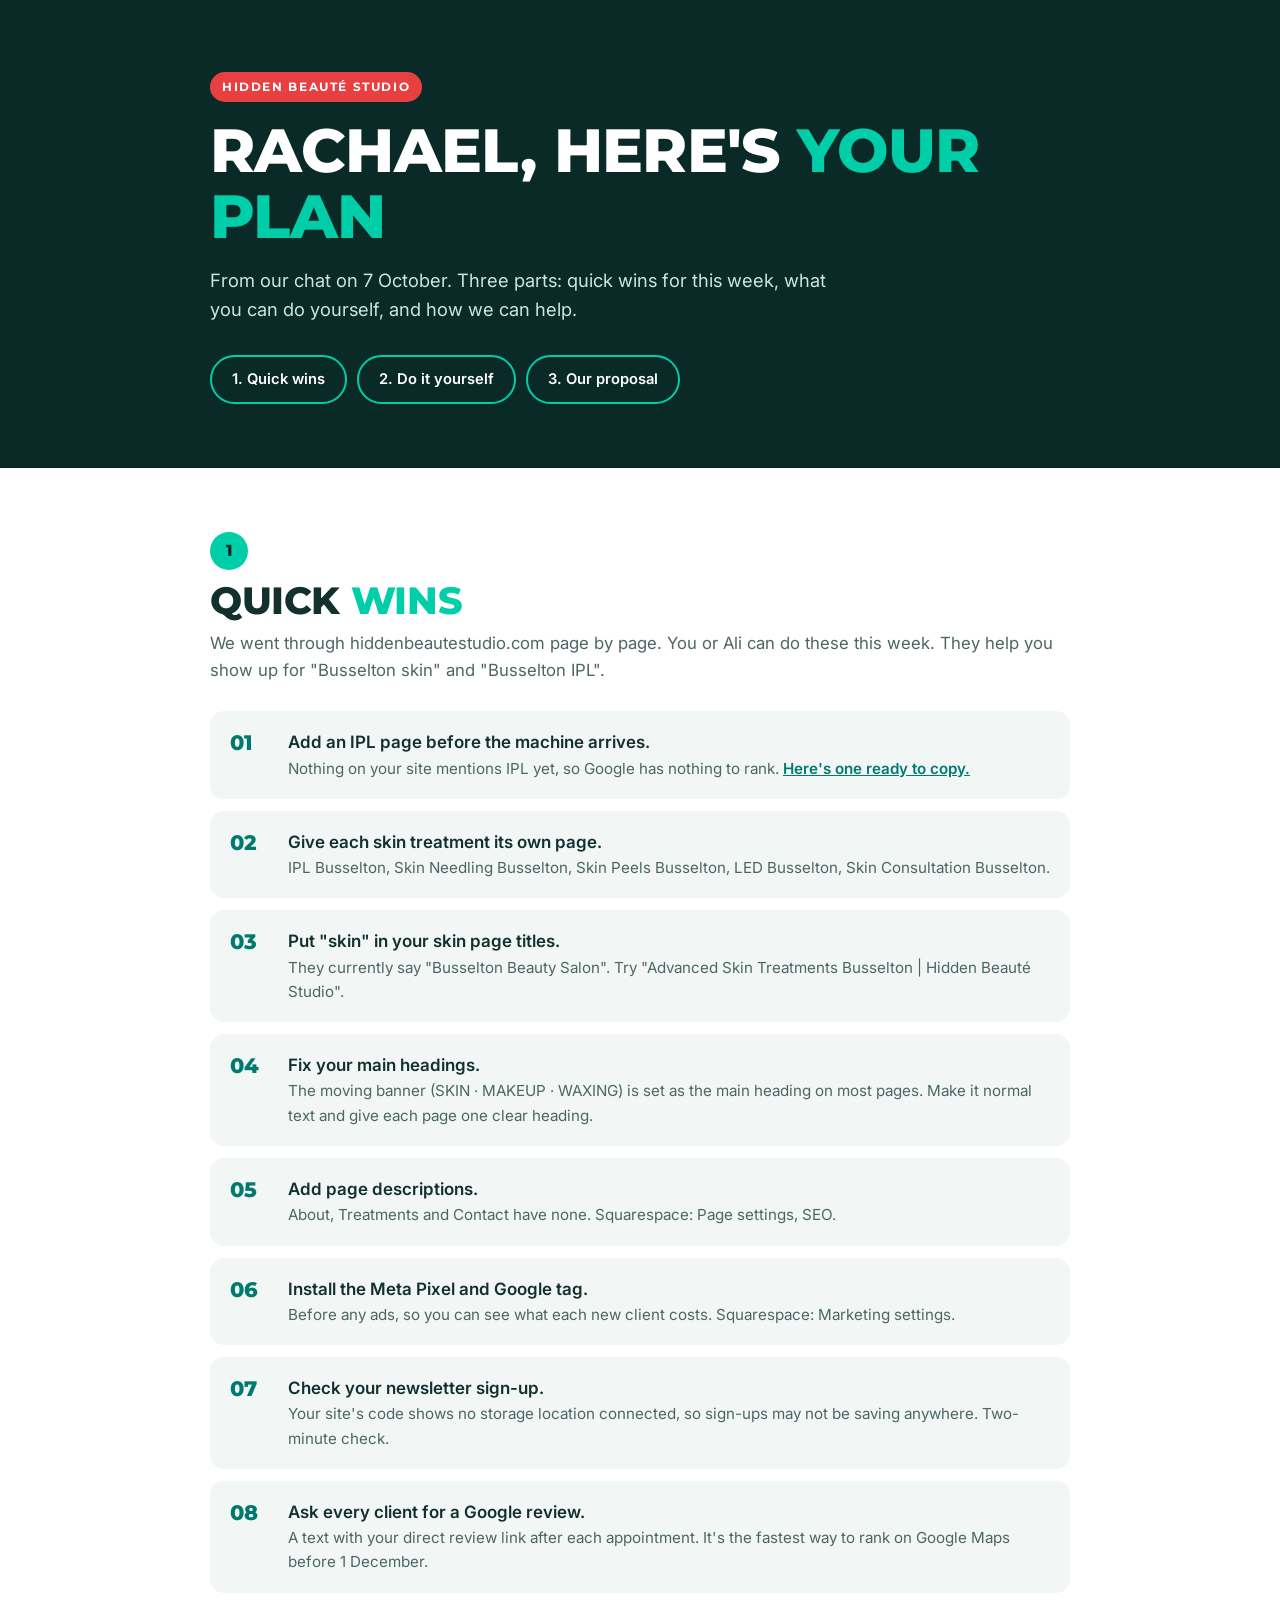
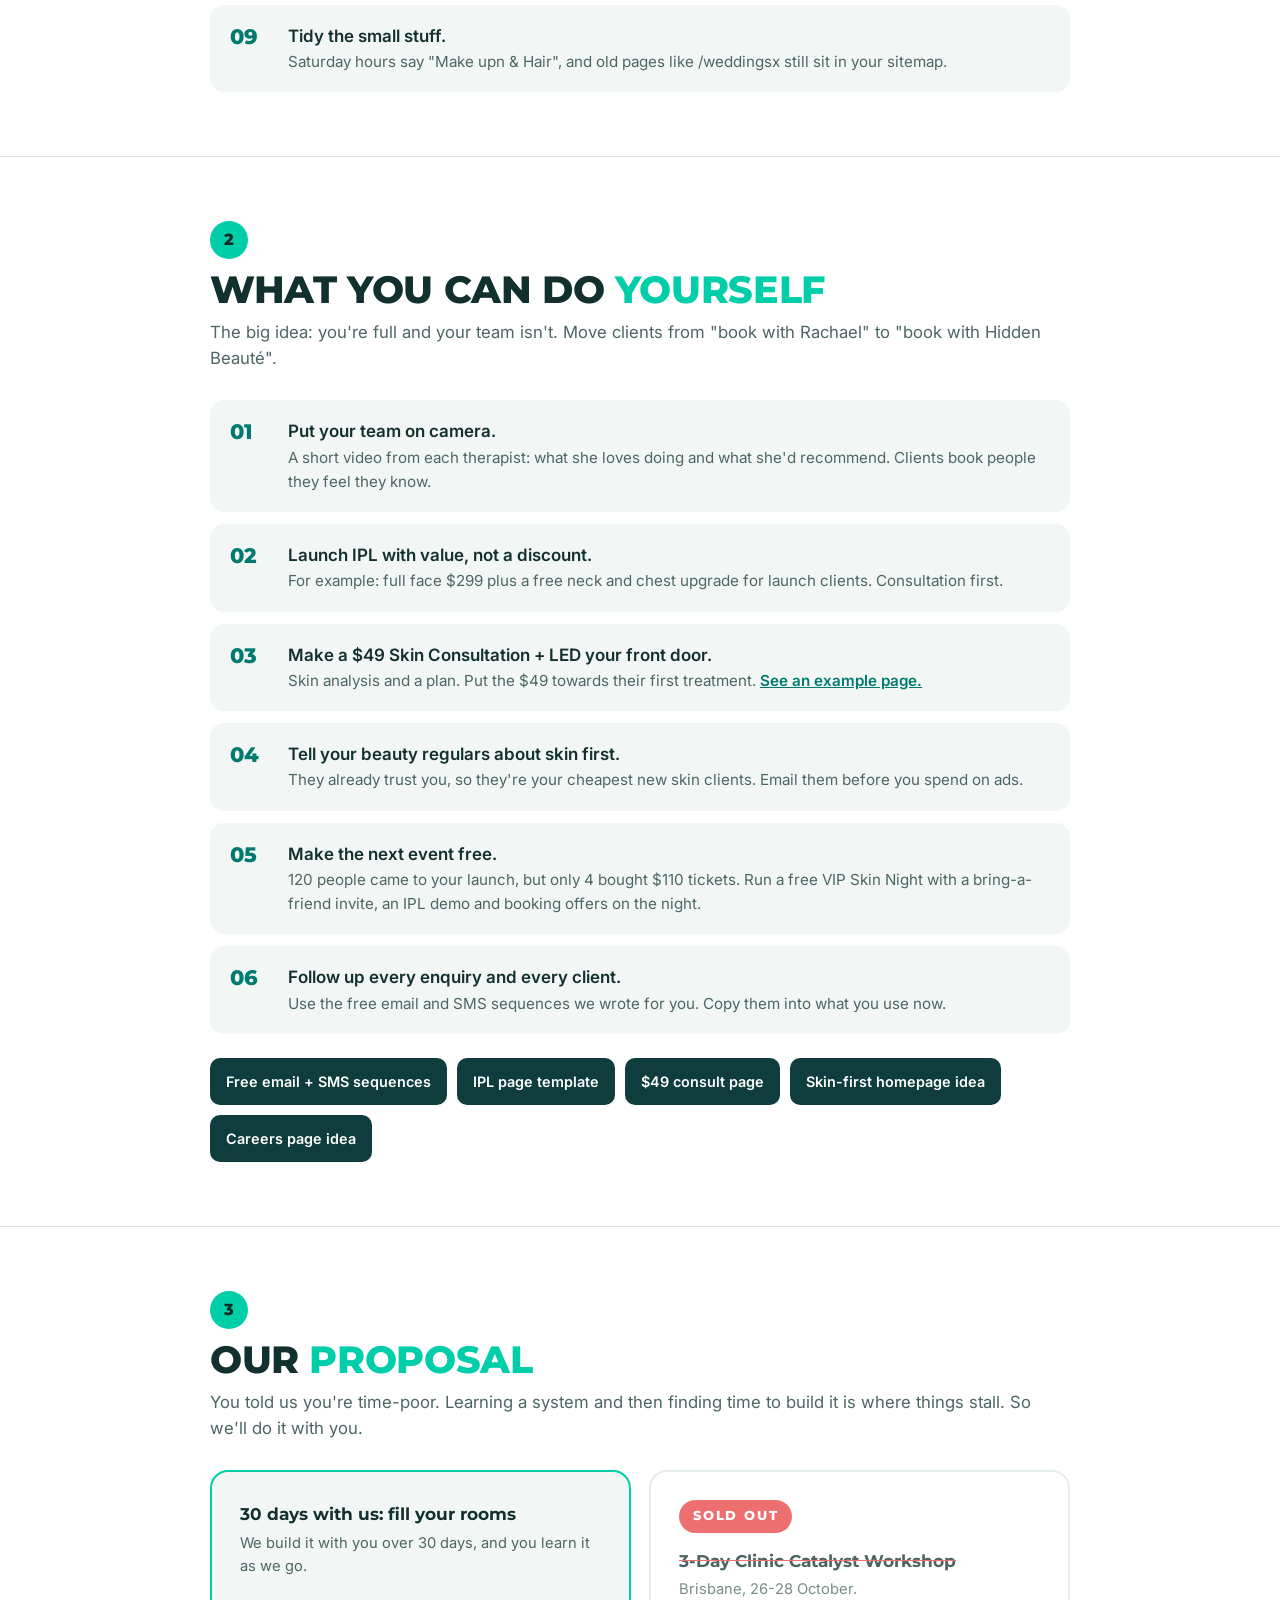
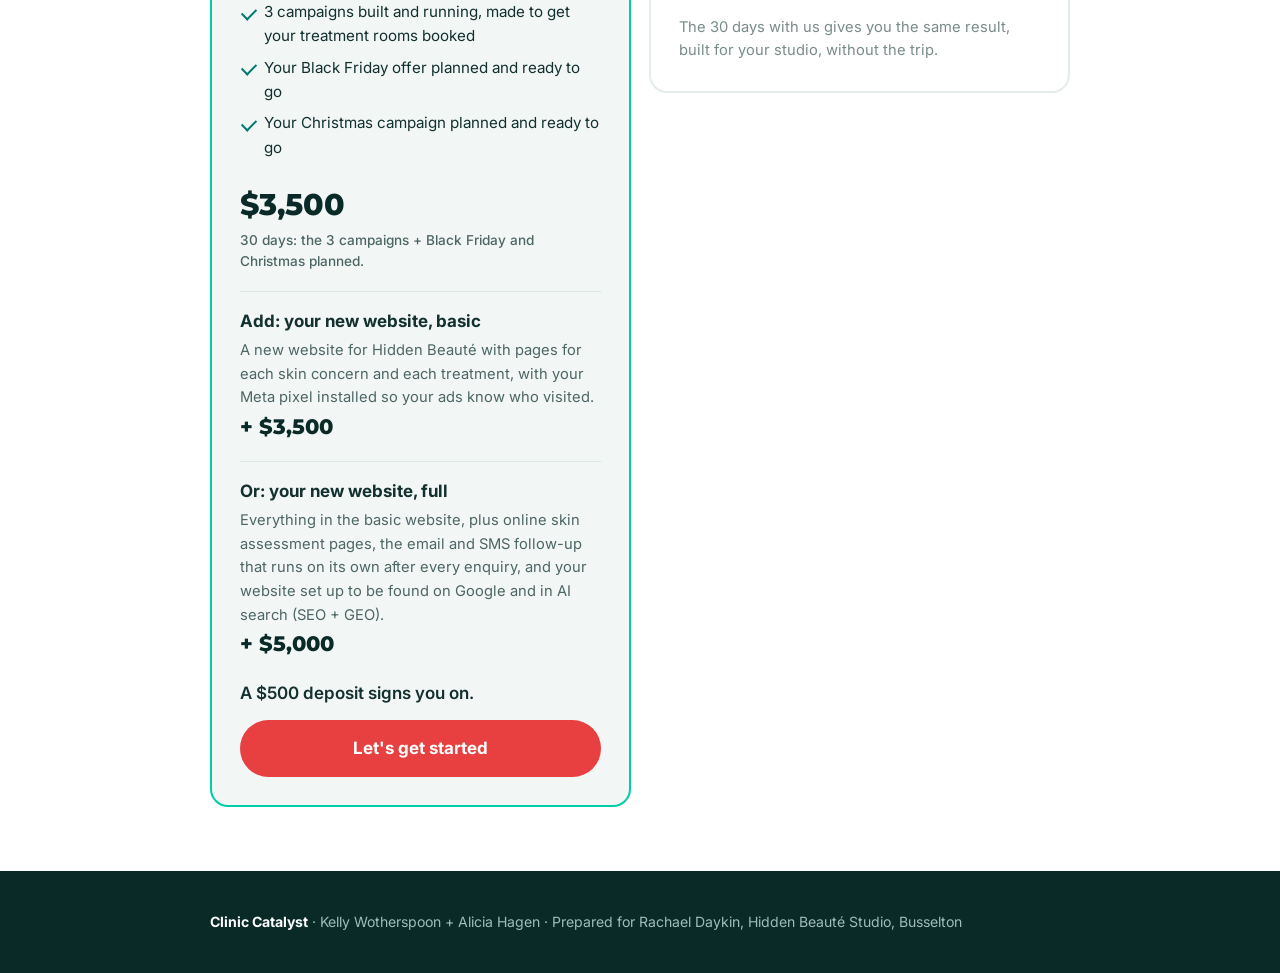
<file: index.html>
<!DOCTYPE html>
<html lang="en-AU">
<head>
<meta charset="utf-8">
<meta name="viewport" content="width=device-width,initial-scale=1">
<meta name="robots" content="noindex,nofollow">
<title>Rachael's Plan | Clinic Catalyst</title>
<link rel="preconnect" href="https://fonts.googleapis.com">
<link href="https://fonts.googleapis.com/css2?family=Montserrat:wght@700;800&family=Inter:wght@400;500;600&display=swap" rel="stylesheet">
<style>
:root{--dark:#0A2A28;--teal-bg:#0F3D3E;--teal:#00CEA9;--teal-deep:#007A6E;--red:#E84040;--ink:#12302E;--muted:#4C6664;--line:#DCE7E5;--soft:#F2F7F6;--white:#fff}
*{box-sizing:border-box;margin:0;padding:0}
body{font-family:'Inter',system-ui,sans-serif;color:var(--ink);background:var(--white);line-height:1.6;font-size:17px;overflow-x:hidden}
.wrap{max-width:900px;margin:0 auto;padding:0 20px}
h1,h2{font-family:'Montserrat',sans-serif;font-weight:800;text-transform:uppercase;line-height:1.08;letter-spacing:-.01em}
h1{font-size:clamp(2.2rem,6vw,3.8rem);color:#fff}
h2{font-size:clamp(1.6rem,4vw,2.4rem);margin-bottom:8px}
h3{font-family:'Montserrat',sans-serif;font-weight:700;font-size:1.08rem;margin-bottom:4px}
.t{color:var(--teal)}
.tag{display:inline-block;font-family:'Montserrat',sans-serif;font-weight:700;font-size:.72rem;letter-spacing:.14em;text-transform:uppercase;padding:6px 12px;border-radius:30px;background:var(--red);color:#fff;margin-bottom:16px}
header{background:var(--dark);color:#cfe3e0;padding:72px 0 64px}
header p{font-size:1.15rem;max-width:620px;margin-top:16px}
.jump{display:flex;flex-wrap:wrap;gap:10px;margin-top:30px}
.jump a{color:#fff;text-decoration:none;border:2px solid var(--teal);border-radius:40px;padding:11px 20px;font-weight:600;font-size:.92rem}
.jump a:hover{background:var(--teal);color:var(--dark)}
section{padding:64px 0;border-bottom:1px solid var(--line)}
.sub{color:var(--muted);margin-bottom:28px;font-size:1.05rem}
.num{display:inline-flex;align-items:center;justify-content:center;width:38px;height:38px;border-radius:50%;background:var(--teal);color:var(--dark);font-family:'Montserrat',sans-serif;font-weight:800;font-size:1rem;margin-bottom:10px}
.list{display:grid;gap:12px}
.item{display:grid;grid-template-columns:44px 1fr;gap:14px;background:var(--soft);border-radius:14px;padding:18px 20px}
.item b{font-weight:600}
.item .n{font-family:'Montserrat',sans-serif;font-weight:800;color:var(--teal-deep);font-size:1.3rem;line-height:1.3}
.item p{color:var(--muted);font-size:.95rem}
.item a{color:var(--teal-deep);font-weight:600}
.res{display:flex;flex-wrap:wrap;gap:10px;margin-top:24px}
.res a{background:var(--teal-bg);color:#fff;text-decoration:none;border-radius:10px;padding:12px 16px;font-size:.9rem;font-weight:600}
.res a:hover{background:var(--teal-deep)}
.offers{display:grid;grid-template-columns:1fr 1fr;gap:18px;margin-top:8px}
.offer{border:2px solid var(--line);border-radius:18px;padding:28px;display:flex;flex-direction:column}
.offer.main{border-color:var(--teal);background:var(--soft)}
.offer ul{list-style:none;margin:14px 0}
.offer li{padding-left:24px;position:relative;margin:7px 0;font-size:.95rem}
.offer li:before{content:"";position:absolute;left:2px;top:.5em;width:12px;height:7px;border-left:2px solid var(--teal-deep);border-bottom:2px solid var(--teal-deep);transform:rotate(-45deg)}
.price{font-family:'Montserrat',sans-serif;font-weight:800;font-size:1.9rem;color:var(--dark)}
.price small{font-family:'Inter',sans-serif;font-weight:500;font-size:.85rem;color:var(--muted);display:block}
.btn{display:inline-block;margin-top:auto;text-align:center;background:var(--red);color:#fff;text-decoration:none;font-weight:700;padding:15px 22px;border-radius:40px}
.btn.alt{background:var(--dark)}
.btn:hover{opacity:.9}
.addon{border-top:1px solid var(--line);margin-top:18px;padding-top:16px}
.addon p{color:var(--muted);font-size:.92rem;margin-top:4px}
.offer.soldout{opacity:.75;align-self:start}
.offer.soldout h3{text-decoration:line-through;text-decoration-color:var(--red)}
.so-tag{align-self:flex-start;font-family:'Montserrat',sans-serif;font-weight:800;font-size:.8rem;letter-spacing:.14em;text-transform:uppercase;background:var(--red);color:#fff;padding:6px 14px;border-radius:30px;margin-bottom:14px}
footer{background:var(--dark);color:#9fbcb8;padding:40px 0;font-size:.88rem}
footer b{color:#fff}
@media(max-width:700px){.offers{grid-template-columns:1fr}header{padding:52px 0 48px}section{padding:48px 0}.item{grid-template-columns:34px 1fr;padding:16px}}
</style>
</head>
<body>

<header>
  <div class="wrap">
    <span class="tag">Hidden Beauté Studio</span>
    <h1>Rachael, here's <span class="t">your plan</span></h1>
    <p>From our chat on 7 October. Three parts: quick wins for this week, what you can do yourself, and how we can help.</p>
    <div class="jump"><a href="#wins">1. Quick wins</a><a href="#diy">2. Do it yourself</a><a href="#offer">3. Our proposal</a></div>
  </div>
</header>

<section id="wins">
  <div class="wrap">
    <span class="num">1</span>
    <h2>Quick <span class="t">wins</span></h2>
    <p class="sub">We went through hiddenbeautestudio.com page by page. You or Ali can do these this week. They help you show up for "Busselton skin" and "Busselton IPL".</p>
    <div class="list">
      <div class="item"><div class="n">01</div><div><b>Add an IPL page before the machine arrives.</b><p>Nothing on your site mentions IPL yet, so Google has nothing to rank. <a href="ipl.html">Here's one ready to copy.</a></p></div></div>
      <div class="item"><div class="n">02</div><div><b>Give each skin treatment its own page.</b><p>IPL Busselton, Skin Needling Busselton, Skin Peels Busselton, LED Busselton, Skin Consultation Busselton.</p></div></div>
      <div class="item"><div class="n">03</div><div><b>Put "skin" in your skin page titles.</b><p>They currently say "Busselton Beauty Salon". Try "Advanced Skin Treatments Busselton | Hidden Beauté Studio".</p></div></div>
      <div class="item"><div class="n">04</div><div><b>Fix your main headings.</b><p>The moving banner (SKIN · MAKEUP · WAXING) is set as the main heading on most pages. Make it normal text and give each page one clear heading.</p></div></div>
      <div class="item"><div class="n">05</div><div><b>Add page descriptions.</b><p>About, Treatments and Contact have none. Squarespace: Page settings, SEO.</p></div></div>
      <div class="item"><div class="n">06</div><div><b>Install the Meta Pixel and Google tag.</b><p>Before any ads, so you can see what each new client costs. Squarespace: Marketing settings.</p></div></div>
      <div class="item"><div class="n">07</div><div><b>Check your newsletter sign-up.</b><p>Your site's code shows no storage location connected, so sign-ups may not be saving anywhere. Two-minute check.</p></div></div>
      <div class="item"><div class="n">08</div><div><b>Ask every client for a Google review.</b><p>A text with your direct review link after each appointment. It's the fastest way to rank on Google Maps before 1 December.</p></div></div>
      <div class="item"><div class="n">09</div><div><b>Tidy the small stuff.</b><p>Saturday hours say "Make upn &amp; Hair", and old pages like /weddingsx still sit in your sitemap.</p></div></div>
    </div>
  </div>
</section>

<section id="diy">
  <div class="wrap">
    <span class="num">2</span>
    <h2>What you can do <span class="t">yourself</span></h2>
    <p class="sub">The big idea: you're full and your team isn't. Move clients from "book with Rachael" to "book with Hidden Beauté".</p>
    <div class="list">
      <div class="item"><div class="n">01</div><div><b>Put your team on camera.</b><p>A short video from each therapist: what she loves doing and what she'd recommend. Clients book people they feel they know.</p></div></div>
      <div class="item"><div class="n">02</div><div><b>Launch IPL with value, not a discount.</b><p>For example: full face $299 plus a free neck and chest upgrade for launch clients. Consultation first.</p></div></div>
      <div class="item"><div class="n">03</div><div><b>Make a $49 Skin Consultation + LED your front door.</b><p>Skin analysis and a plan. Put the $49 towards their first treatment. <a href="consult.html">See an example page.</a></p></div></div>
      <div class="item"><div class="n">04</div><div><b>Tell your beauty regulars about skin first.</b><p>They already trust you, so they're your cheapest new skin clients. Email them before you spend on ads.</p></div></div>
      <div class="item"><div class="n">05</div><div><b>Make the next event free.</b><p>120 people came to your launch, but only 4 bought $110 tickets. Run a free VIP Skin Night with a bring-a-friend invite, an IPL demo and booking offers on the night.</p></div></div>
      <div class="item"><div class="n">06</div><div><b>Follow up every enquiry and every client.</b><p>Use the free email and SMS sequences we wrote for you. Copy them into what you use now.</p></div></div>
    </div>
    <div class="res">
      <a href="nurture.html">Free email + SMS sequences</a>
      <a href="ipl.html">IPL page template</a>
      <a href="consult.html">$49 consult page</a>
      <a href="home.html">Skin-first homepage idea</a>
      <a href="careers.html">Careers page idea</a>
    </div>
  </div>
</section>

<section id="offer" style="border-bottom:0">
  <div class="wrap">
    <span class="num">3</span>
    <h2>Our <span class="t">proposal</span></h2>
    <p class="sub">You told us you're time-poor. Learning a system and then finding time to build it is where things stall. So we'll do it with you.</p>
    <div class="offers">
      <div class="offer main">
        <h3>30 days with us: fill your rooms</h3>
        <p style="color:var(--muted);font-size:.92rem">We build it with you over 30 days, and you learn it as we go.</p>
        <ul>
          <li>3 campaigns built and running, made to get your treatment rooms booked</li>
          <li>Your Black Friday offer planned and ready to go</li>
          <li>Your Christmas campaign planned and ready to go</li>
        </ul>
        <div class="price">$3,500 <small>30 days: the 3 campaigns + Black Friday and Christmas planned.</small></div>
        <div class="addon">
          <b>Add: your new website, basic</b>
          <p>A new website for Hidden Beauté with pages for each skin concern and each treatment, with your Meta pixel installed so your ads know who visited.</p>
          <div class="price" style="font-size:1.3rem">+ $3,500</div>
        </div>
        <div class="addon">
          <b>Or: your new website, full</b>
          <p>Everything in the basic website, plus online skin assessment pages, the email and SMS follow-up that runs on its own after every enquiry, and your website set up to be found on Google and in AI search (SEO + GEO).</p>
          <div class="price" style="font-size:1.3rem">+ $5,000</div>
        </div>
        <p style="margin-top:20px;font-weight:600">A $500 deposit signs you on.</p>
        <a class="btn" style="margin-top:12px" href="mailto:mintpeachmedia@gmail.com?cc=kwotherspoon1982@gmail.com&subject=Hidden%20Beaut%C3%A9%20-%2030%20days">Let's get started</a>
      </div>
      <div class="offer soldout">
        <span class="so-tag">Sold out</span>
        <h3>3-Day Clinic Catalyst Workshop</h3>
        <p style="color:var(--muted);font-size:.92rem">Brisbane, 26-28 October.</p>
        <p style="color:var(--muted);font-size:.92rem;margin-top:14px">The 30 days with us gives you the same result, built for your studio, without the trip.</p>
      </div>
    </div>
  </div>
</section>

<footer>
  <div class="wrap"><b>Clinic Catalyst</b> &middot; Kelly Wotherspoon + Alicia Hagen &middot; Prepared for Rachael Daykin, Hidden Beauté Studio, Busselton</div>
</footer>
</body>
</html>
</file>
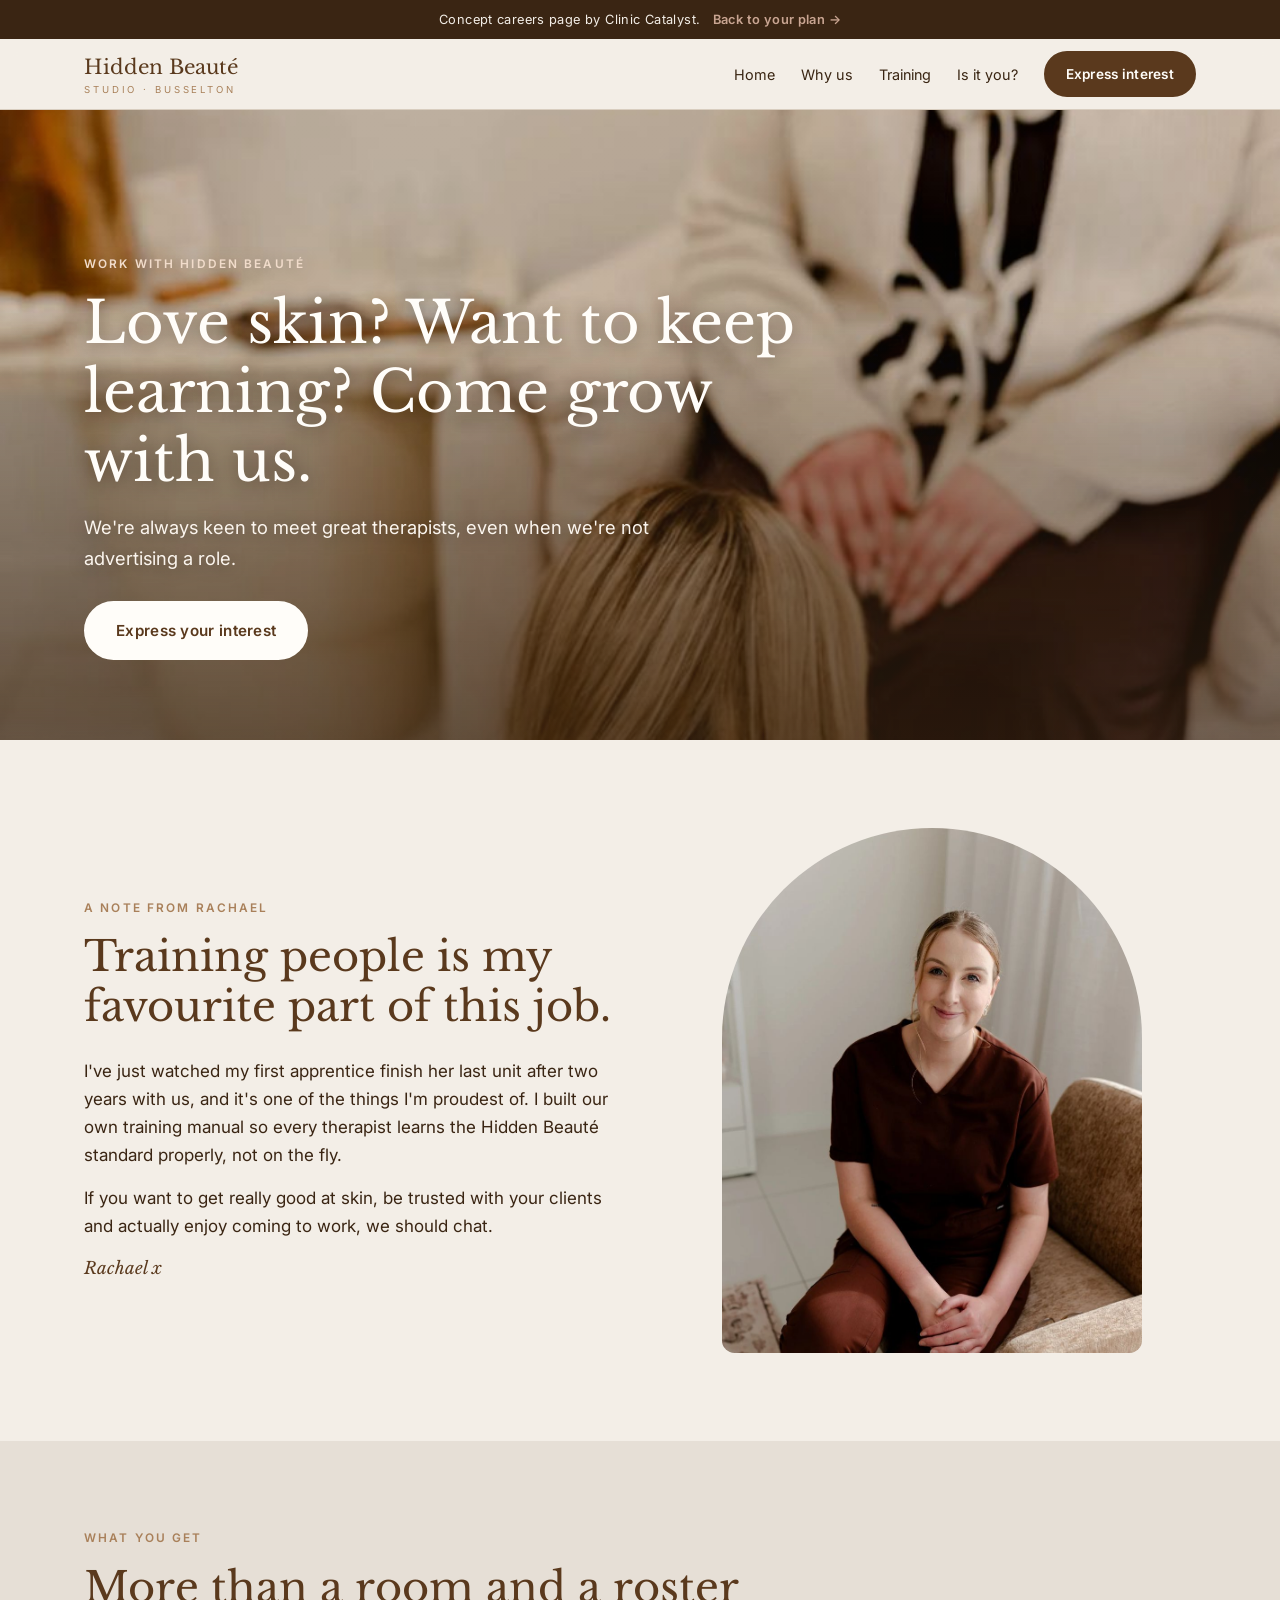
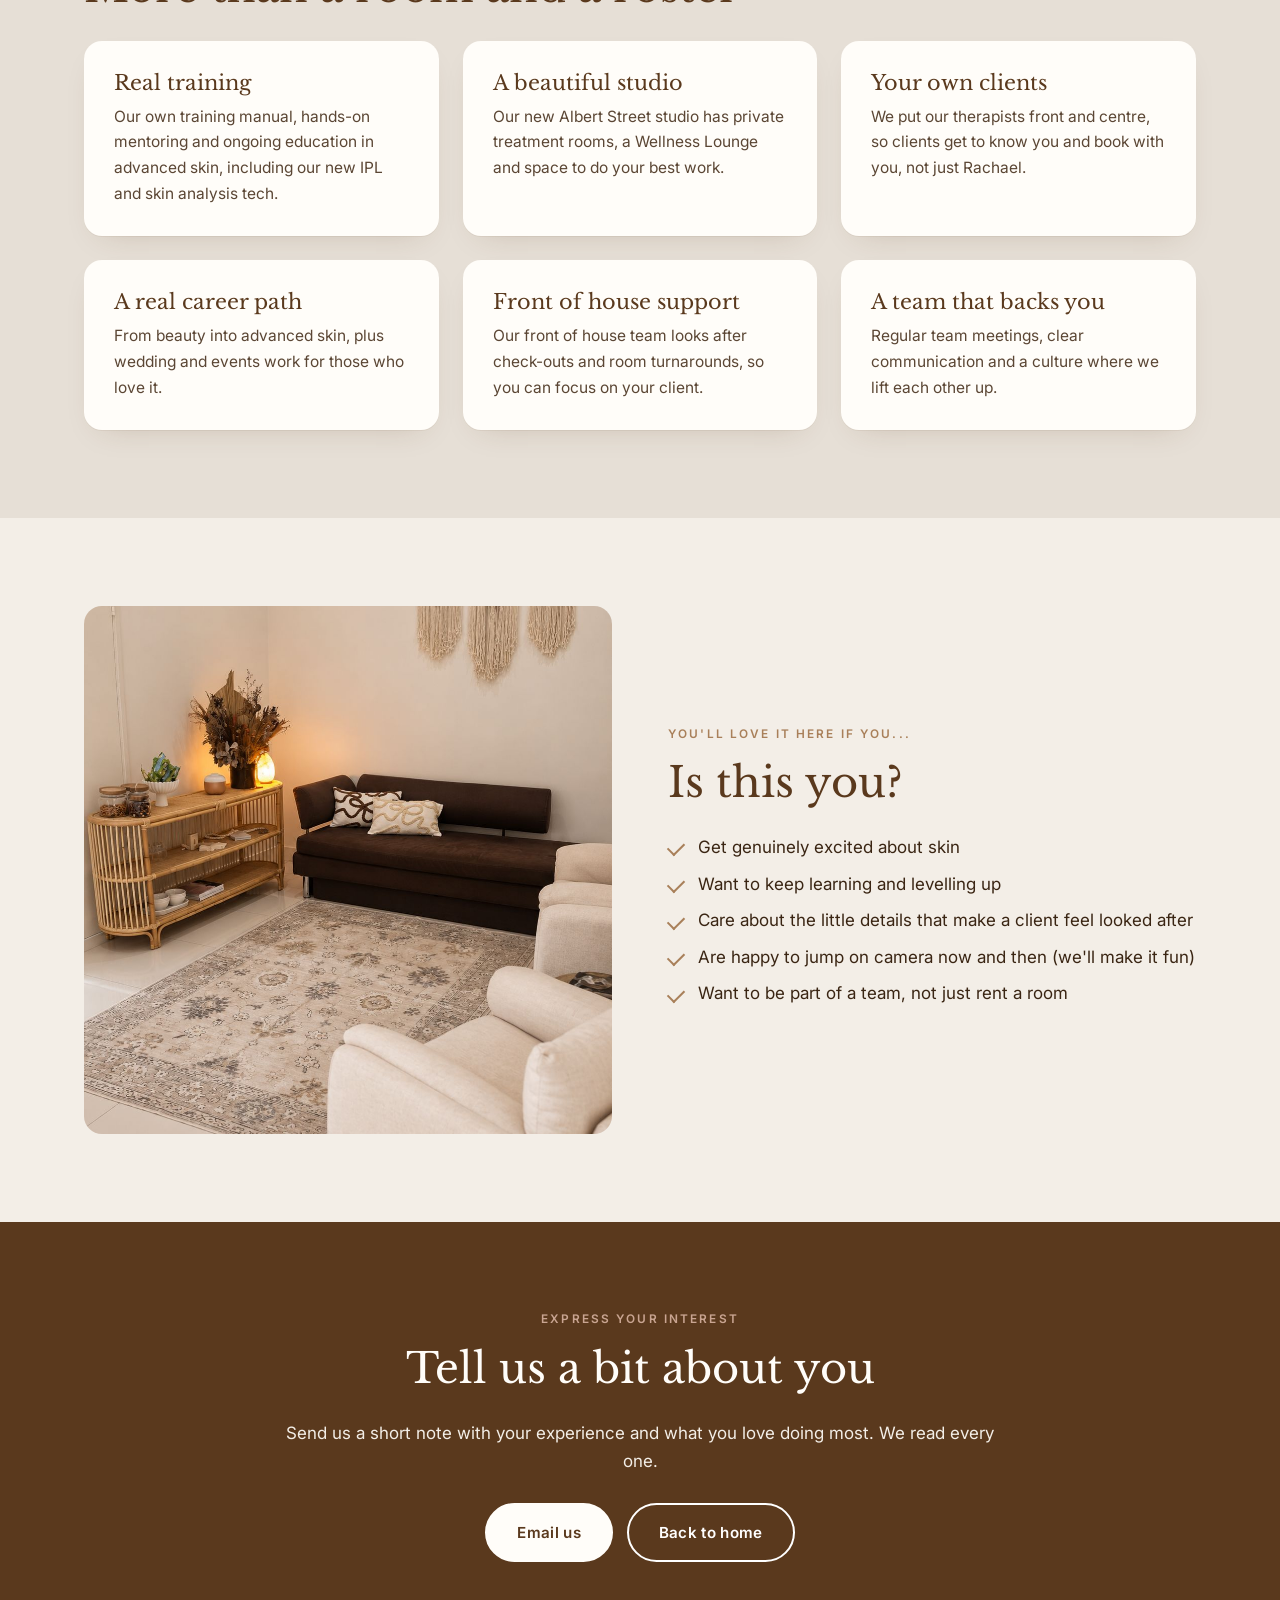
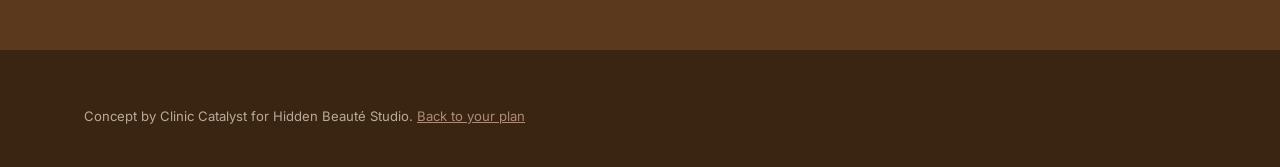
<file: careers.html>
<!DOCTYPE html>
<html lang="en-AU">
<head>
<meta charset="utf-8">
<meta name="viewport" content="width=device-width,initial-scale=1">
<meta name="robots" content="noindex,nofollow">
<title>Beauty Therapist Jobs Busselton | Work With Hidden Beauté Studio</title>
<meta name="description" content="Beauty therapist and skin therapist jobs in Busselton. Join the Hidden Beauté Studio team: real training, mentoring from Rachael and a beautiful new studio on Albert Street.">
<link rel="preconnect" href="https://fonts.googleapis.com">
<link href="https://fonts.googleapis.com/css2?family=Inter:wght@400;500;600&family=Libre+Baskerville:ital@0;1&display=swap" rel="stylesheet">
<link rel="stylesheet" href="assets/site.css">
</head>
<body>
<div class="ribbon">Concept careers page by Clinic Catalyst. <a href="index.html">Back to your plan &rarr;</a></div>

<nav class="nav"><div class="wrap">
  <a class="logo" href="home.html">Hidden Beauté<small>Studio &middot; Busselton</small></a>
  <ul>
    <li><a href="home.html">Home</a></li>
    <li><a href="#why">Why us</a></li>
    <li><a href="#training">Training</a></li>
    <li><a href="#you">Is it you?</a></li>
    <li><a class="btn" href="#apply">Express interest</a></li>
  </ul>
  <button class="burger" aria-label="Menu">&#9776;</button>
</div></nav>

<header class="hero" style="min-height:70vh">
  <img class="bg" src="assets/team-at-work.jpg" alt="Hidden Beauté therapist in the Busselton studio" style="object-position:center 20%">
  <div class="wrap">
    <span class="eyebrow fade-up" style="color:#f1dccb">Work with Hidden Beauté</span>
    <h1 class="fade-up d1">Love skin? Want to keep learning? Come grow with us.</h1>
    <p class="fade-up d2">We're always keen to meet great therapists, even when we're not advertising a role.</p>
    <div class="btns fade-up d3"><a class="btn light" href="#apply">Express your interest</a></div>
  </div>
</header>

<section id="why">
  <div class="wrap grid2">
    <div class="reveal">
      <span class="eyebrow">A note from Rachael</span>
      <h2>Training people is my favourite part of this job.</h2>
      <p>I've just watched my first apprentice finish her last unit after two years with us, and it's one of the things I'm proudest of. I built our own training manual so every therapist learns the Hidden Beauté standard properly, not on the fly.</p>
      <p>If you want to get really good at skin, be trusted with your clients and actually enjoy coming to work, we should chat.</p>
      <p style="font-family:var(--serif);font-style:italic;color:var(--choc);margin-top:14px">Rachael x</p>
    </div>
    <div class="arch reveal" style="aspect-ratio:4/5;max-width:420px;justify-self:center"><img src="assets/rachael.jpg" alt="Rachael, founder of Hidden Beauté Studio"></div>
  </div>
</section>

<section class="bg-sand" id="training">
  <div class="wrap">
    <span class="eyebrow">What you get</span>
    <h2>More than a room and a roster</h2>
    <div class="grid3" style="margin-top:28px">
      <div class="card reveal"><h3>Real training</h3><p>Our own training manual, hands-on mentoring and ongoing education in advanced skin, including our new IPL and skin analysis tech.</p></div>
      <div class="card reveal"><h3>A beautiful studio</h3><p>Our new Albert Street studio has private treatment rooms, a Wellness Lounge and space to do your best work.</p></div>
      <div class="card reveal"><h3>Your own clients</h3><p>We put our therapists front and centre, so clients get to know you and book with you, not just Rachael.</p></div>
      <div class="card reveal"><h3>A real career path</h3><p>From beauty into advanced skin, plus wedding and events work for those who love it.</p></div>
      <div class="card reveal"><h3>Front of house support</h3><p>Our front of house team looks after check-outs and room turnarounds, so you can focus on your client.</p></div>
      <div class="card reveal"><h3>A team that backs you</h3><p>Regular team meetings, clear communication and a culture where we lift each other up.</p></div>
    </div>
  </div>
</section>

<section id="you">
  <div class="wrap grid2">
    <div class="round reveal" style="aspect-ratio:1/1"><img src="assets/studio-lounge.jpg" alt="Hidden Beauté Studio Wellness Lounge"></div>
    <div class="reveal">
      <span class="eyebrow">You'll love it here if you...</span>
      <h2>Is this you?</h2>
      <ul class="tick">
        <li>Get genuinely excited about skin</li>
        <li>Want to keep learning and levelling up</li>
        <li>Care about the little details that make a client feel looked after</li>
        <li>Are happy to jump on camera now and then (we'll make it fun)</li>
        <li>Want to be part of a team, not just rent a room</li>
      </ul>
    </div>
  </div>
</section>

<section class="bg-choc" id="apply">
  <div class="narrow" style="text-align:center">
    <span class="eyebrow">Express your interest</span>
    <h2>Tell us a bit about you</h2>
    <p>Send us a short note with your experience and what you love doing most. We read every one.</p>
    <div class="btns" style="justify-content:center"><a class="btn light" href="mailto:hiddenbeautestudio@hotmail.com?subject=Working%20at%20Hidden%20Beaut%C3%A9">Email us</a><a class="btn ghost" style="color:#fff;border-color:#fff" href="home.html">Back to home</a></div>
  </div>
</section>

<footer>
  <div class="wrap small">Concept by Clinic Catalyst for Hidden Beauté Studio. <a href="index.html">Back to your plan</a></div>
</footer>
<script src="assets/site.js"></script>
</body>
</html>
</file>
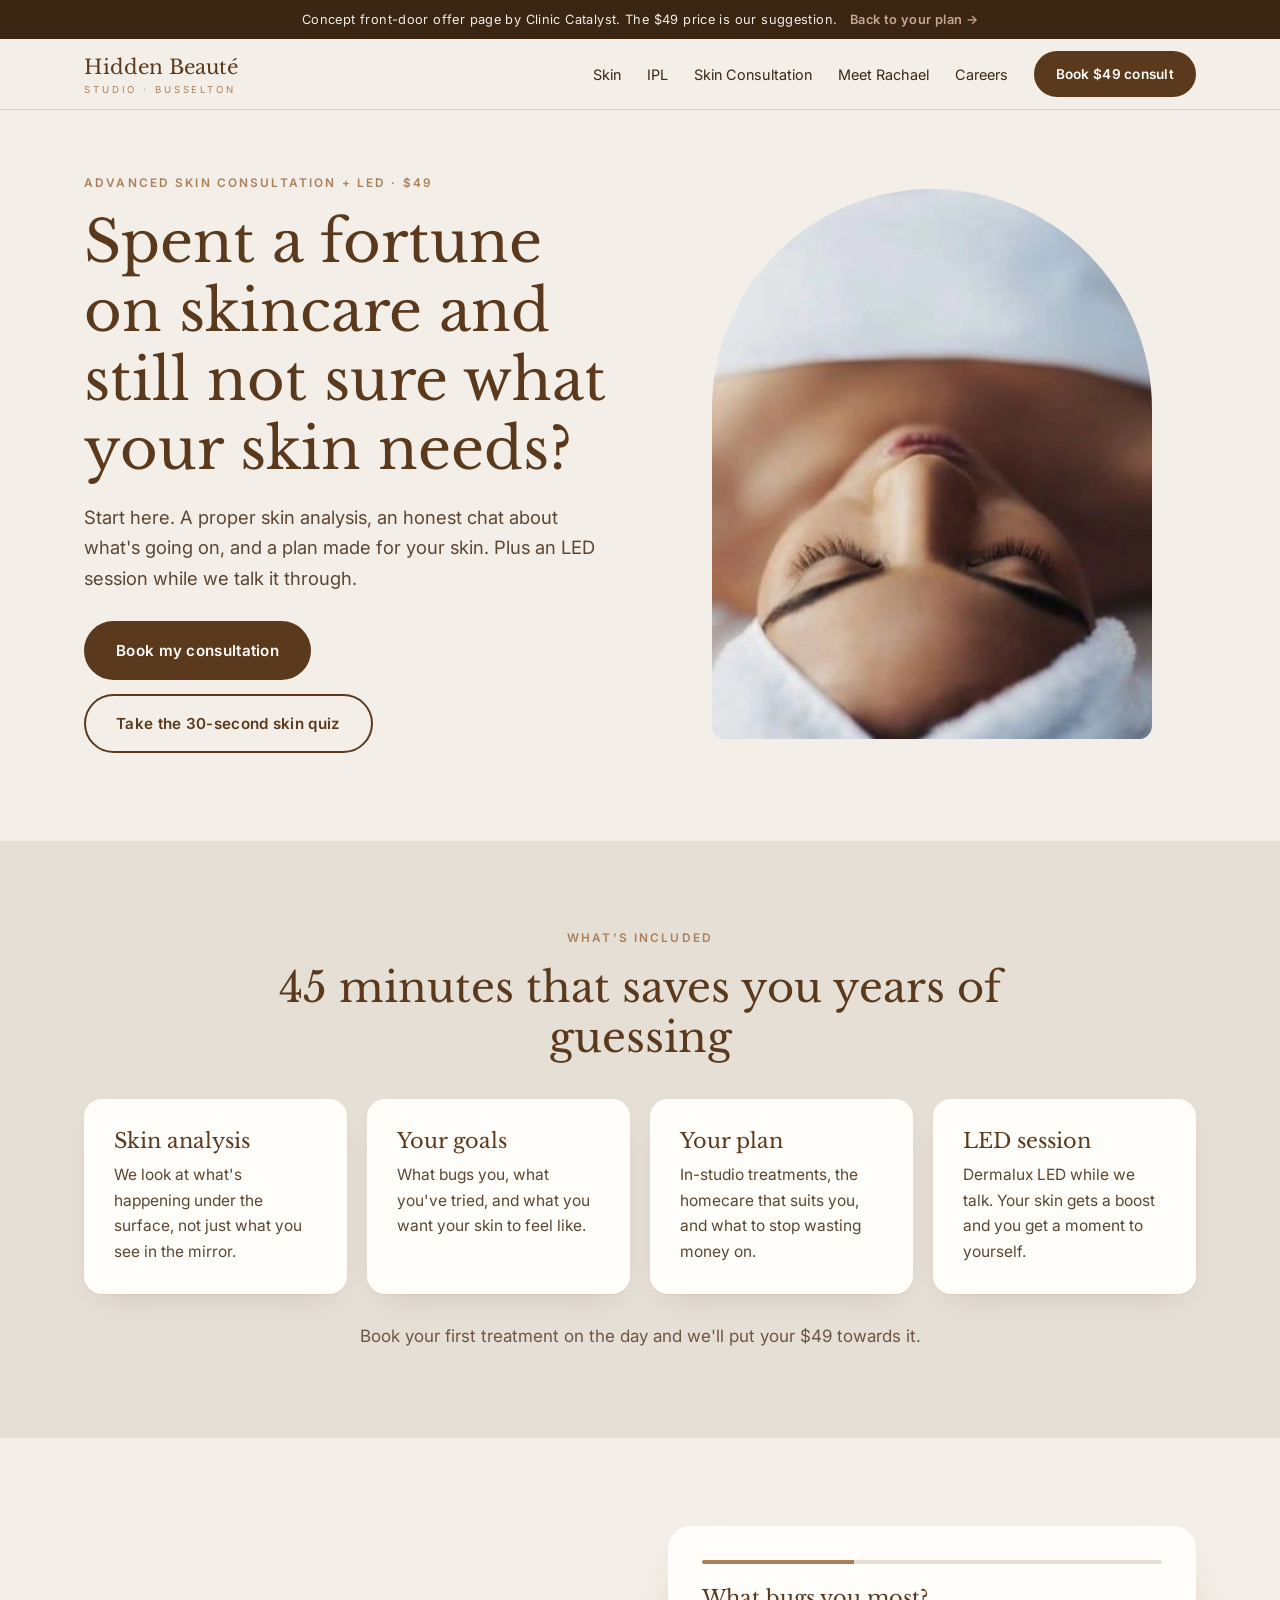
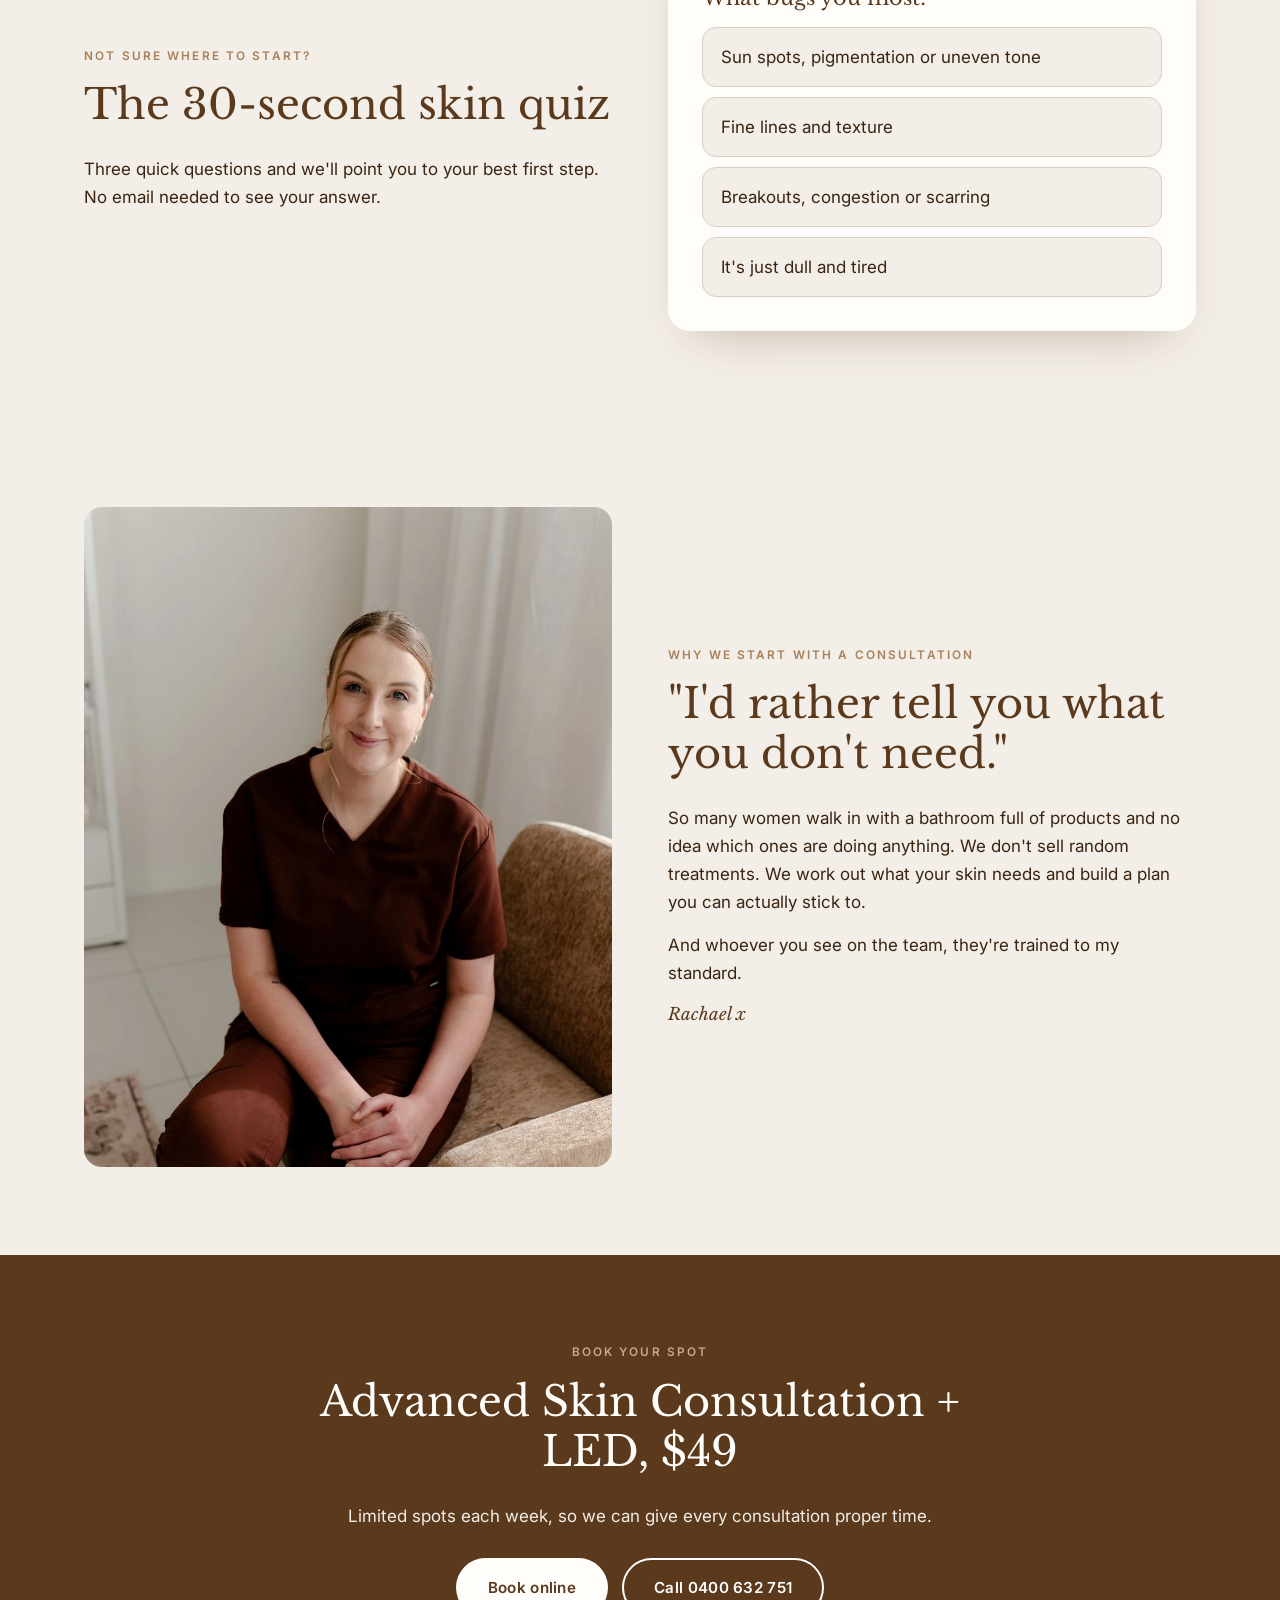
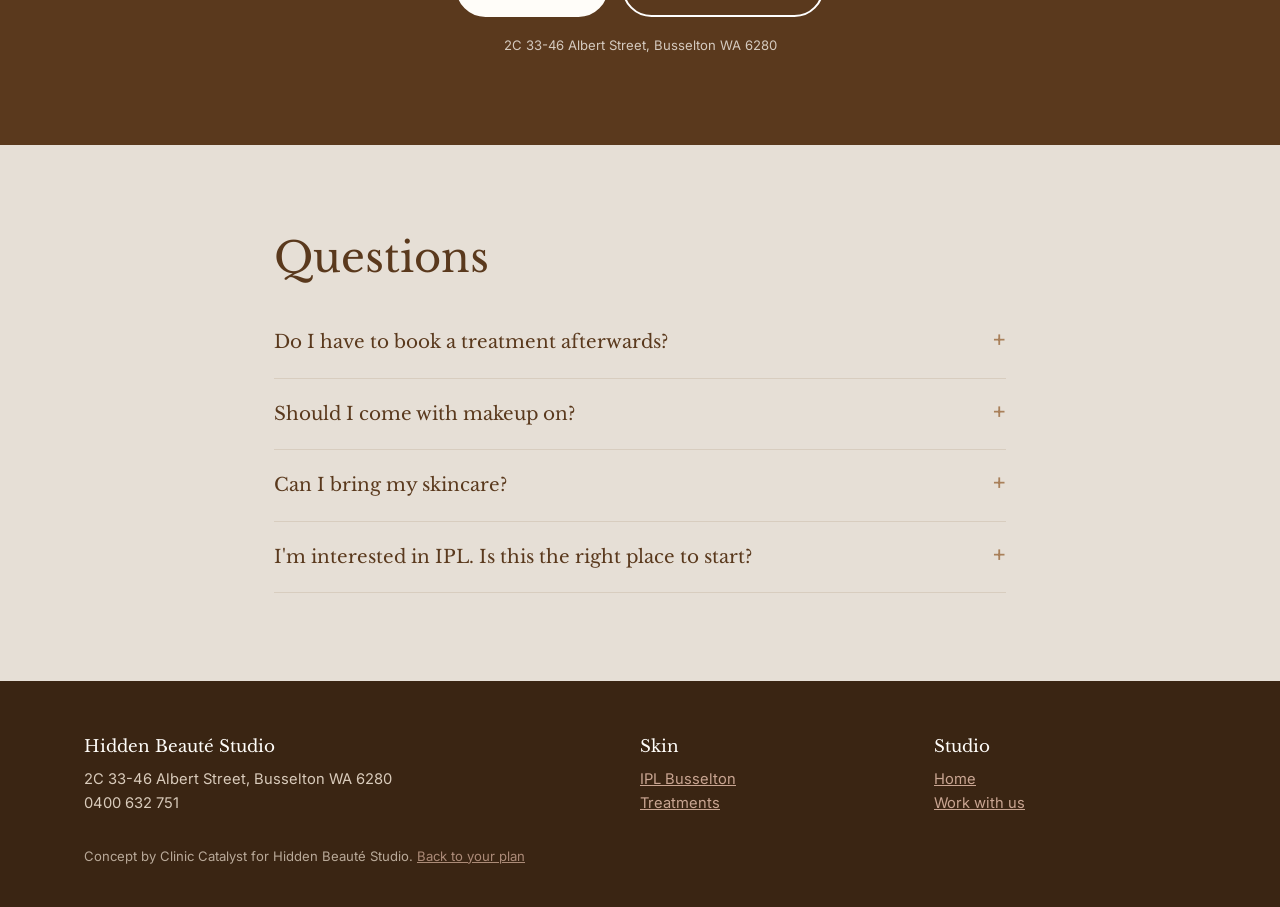
<file: consult.html>
<!DOCTYPE html>
<html lang="en-AU">
<head>
<meta charset="utf-8">
<meta name="viewport" content="width=device-width,initial-scale=1">
<meta name="robots" content="noindex,nofollow">
<title>Skin Consultation Busselton | Skin Analysis + LED $49 | Hidden Beauté Studio</title>
<meta name="description" content="Not sure what your skin needs? The Hidden Beauté Advanced Skin Consultation in Busselton: skin analysis, a personal treatment plan and an LED session, $49.">
<link rel="preconnect" href="https://fonts.googleapis.com">
<link href="https://fonts.googleapis.com/css2?family=Inter:wght@400;500;600&family=Libre+Baskerville:ital@0;1&display=swap" rel="stylesheet">
<link rel="stylesheet" href="assets/site.css">
<style>
.quiz{background:var(--white);border-radius:22px;padding:34px;box-shadow:0 22px 50px -30px rgba(90,57,29,.45)}
.q{display:none}.q.on{display:block}
.opts{display:grid;gap:10px;margin-top:16px}
.opts button{background:var(--cream);border:1px solid var(--stone);border-radius:14px;padding:15px 18px;text-align:left;font:inherit;color:var(--ink);cursor:pointer;transition:background .2s,border-color .2s}
.opts button:hover{background:var(--sand);border-color:var(--caramel)}
.bar{height:4px;background:var(--sand);border-radius:4px;margin-bottom:22px;overflow:hidden}
.bar i{display:block;height:100%;width:33%;background:var(--caramel);transition:width .4s}
</style>
</head>
<body>
<div class="ribbon">Concept front-door offer page by Clinic Catalyst. The $49 price is our suggestion. <a href="index.html">Back to your plan &rarr;</a></div>

<nav class="nav"><div class="wrap">
  <a class="logo" href="home.html">Hidden Beauté<small>Studio &middot; Busselton</small></a>
  <ul>
    <li><a href="home.html#skin">Skin</a></li>
    <li><a href="ipl.html">IPL</a></li>
    <li><a href="consult.html">Skin Consultation</a></li>
    <li><a href="home.html#rachael">Meet Rachael</a></li>
    <li><a href="careers.html">Careers</a></li>
    <li><a class="btn" href="#book">Book $49 consult</a></li>
  </ul>
  <button class="burger" aria-label="Menu">&#9776;</button>
</div></nav>

<section style="padding-top:64px">
  <div class="wrap grid2">
    <div>
      <span class="eyebrow fade-up">Advanced Skin Consultation + LED &middot; $49</span>
      <h1 class="fade-up d1">Spent a fortune on skincare and still not sure what your skin needs?</h1>
      <p class="lead fade-up d2" style="margin-top:18px">Start here. A proper skin analysis, an honest chat about what's going on, and a plan made for your skin. Plus an LED session while we talk it through.</p>
      <div class="btns fade-up d3"><a class="btn" href="#book">Book my consultation</a><a class="btn ghost" href="#quiz">Take the 30-second skin quiz</a></div>
    </div>
    <div class="arch fade-up d2" style="aspect-ratio:4/5;max-width:440px;justify-self:center"><img src="assets/facial.jpg" alt="Skin consultation and LED at Hidden Beauté Studio Busselton"></div>
  </div>
</section>

<section class="bg-sand">
  <div class="wrap">
    <div class="narrow" style="text-align:center;padding:0">
      <span class="eyebrow">What's included</span>
      <h2>45 minutes that saves you years of guessing</h2>
    </div>
    <div class="grid4" style="margin-top:36px">
      <div class="card reveal"><h3>Skin analysis</h3><p>We look at what's happening under the surface, not just what you see in the mirror.</p></div>
      <div class="card reveal"><h3>Your goals</h3><p>What bugs you, what you've tried, and what you want your skin to feel like.</p></div>
      <div class="card reveal"><h3>Your plan</h3><p>In-studio treatments, the homecare that suits you, and what to stop wasting money on.</p></div>
      <div class="card reveal"><h3>LED session</h3><p>Dermalux LED while we talk. Your skin gets a boost and you get a moment to yourself.</p></div>
    </div>
    <p style="text-align:center;margin-top:28px;color:#6d5643">Book your first treatment on the day and we'll put your $49 towards it.</p>
  </div>
</section>

<section id="quiz">
  <div class="wrap grid2">
    <div class="reveal">
      <span class="eyebrow">Not sure where to start?</span>
      <h2>The 30-second skin quiz</h2>
      <p>Three quick questions and we'll point you to your best first step. No email needed to see your answer.</p>
    </div>
    <div class="quiz reveal">
      <div class="bar"><i id="bar"></i></div>
      <div class="q on" data-q="1"><h3>What bugs you most?</h3><div class="opts">
        <button data-v="pig">Sun spots, pigmentation or uneven tone</button>
        <button data-v="age">Fine lines and texture</button>
        <button data-v="cong">Breakouts, congestion or scarring</button>
        <button data-v="dull">It's just dull and tired</button></div></div>
      <div class="q" data-q="2"><h3>How much time in the sun growing up?</h3><div class="opts">
        <button>Basically lived at the beach</button><button>Some, sunscreen most of the time</button><button>Not much at all</button></div></div>
      <div class="q" data-q="3"><h3>What have you tried so far?</h3><div class="opts">
        <button>Lots of products, not much change</button><button>Facials here and there</button><button>Nothing yet, starting fresh</button></div></div>
      <div class="q" data-q="4" id="result"><h3 id="rtitle"></h3><p id="rtext" style="color:#5b4634"></p><div class="btns"><a class="btn" id="rbtn" href="#book">Book my consultation</a></div></div>
    </div>
  </div>
</section>

<section>
  <div class="wrap grid2">
    <div class="round reveal" style="aspect-ratio:4/5"><img src="assets/rachael.jpg" alt="Rachael, Hidden Beauté Studio" style="object-position:center top"></div>
    <div class="reveal">
      <span class="eyebrow">Why we start with a consultation</span>
      <h2>"I'd rather tell you what you don't need."</h2>
      <p>So many women walk in with a bathroom full of products and no idea which ones are doing anything. We don't sell random treatments. We work out what your skin needs and build a plan you can actually stick to.</p>
      <p>And whoever you see on the team, they're trained to my standard.</p>
      <p style="font-family:var(--serif);font-style:italic;color:var(--choc);margin-top:14px">Rachael x</p>
    </div>
  </div>
</section>

<section class="bg-choc" id="book">
  <div class="narrow" style="text-align:center">
    <span class="eyebrow">Book your spot</span>
    <h2>Advanced Skin Consultation + LED, $49</h2>
    <p>Limited spots each week, so we can give every consultation proper time.</p>
    <div class="btns" style="justify-content:center"><a class="btn light" href="http://hiddenbeautestudio.gettimely.com/">Book online</a><a class="btn ghost" style="color:#fff;border-color:#fff" href="tel:+61400632751">Call 0400 632 751</a></div>
    <p class="small" style="margin-top:18px">2C 33-46 Albert Street, Busselton WA 6280</p>
  </div>
</section>

<section class="bg-sand">
  <div class="narrow">
    <h2>Questions</h2>
    <details><summary>Do I have to book a treatment afterwards?</summary><p>Not at all. You'll leave with a plan either way. If you do book on the day, your $49 goes towards your first treatment.</p></details>
    <details><summary>Should I come with makeup on?</summary><p>Come as you are. We'll cleanse your skin before your analysis.</p></details>
    <details><summary>Can I bring my skincare?</summary><p>Yes please. Bring photos or the products themselves and we'll tell you honestly what's working.</p></details>
    <details><summary>I'm interested in IPL. Is this the right place to start?</summary><p>Yes. Every IPL starts with a consultation. You can also read more on our <a href="ipl.html">IPL page</a>.</p></details>
  </div>
</section>

<footer>
  <div class="wrap cols">
    <div><h4>Hidden Beauté Studio</h4><p>2C 33-46 Albert Street, Busselton WA 6280<br>0400 632 751</p></div>
    <div><h4>Skin</h4><p><a href="ipl.html">IPL Busselton</a><br><a href="home.html#treatments">Treatments</a></p></div>
    <div><h4>Studio</h4><p><a href="home.html">Home</a><br><a href="careers.html">Work with us</a></p></div>
  </div>
  <div class="wrap small" style="margin-top:30px">Concept by Clinic Catalyst for Hidden Beauté Studio. <a href="index.html">Back to your plan</a></div>
</footer>
<script src="assets/site.js"></script>
<script>
(function(){
  var step=1,first='';
  var R={pig:['Start with a consultation, then IPL','Your answers point to pigment and sun damage. IPL is likely on your plan, and your consultation checks it suits your skin first.','ipl.html'],
         age:['Start with a consultation, then Collagen Boosting','Texture and fine lines usually respond well to a collagen plan. We\'ll confirm at your consultation.','#book'],
         cong:['Start with a consultation and a corrective plan','Congestion and scarring need the right order of treatments plus the right homecare. That\'s exactly what we map out.','#book'],
         dull:['Start with a consultation + LED','Dull skin usually needs the basics fixed first. Your LED session on the day is a great start.','#book']};
  document.querySelectorAll('.quiz .opts button').forEach(function(b){
    b.addEventListener('click',function(){
      if(step===1)first=b.dataset.v;
      document.querySelector('.q[data-q="'+step+'"]').classList.remove('on');step++;
      document.getElementById('bar').style.width=Math.min(step*25,100)+'%';
      if(step===4){var r=R[first]||R.dull;document.getElementById('rtitle').textContent=r[0];document.getElementById('rtext').textContent=r[1];if(r[2]==='ipl.html'){document.getElementById('rbtn').textContent='Read about IPL';document.getElementById('rbtn').href='ipl.html'}}
      document.querySelector('.q[data-q="'+step+'"]').classList.add('on');
    });
  });
})();
</script>
</body>
</html>
</file>
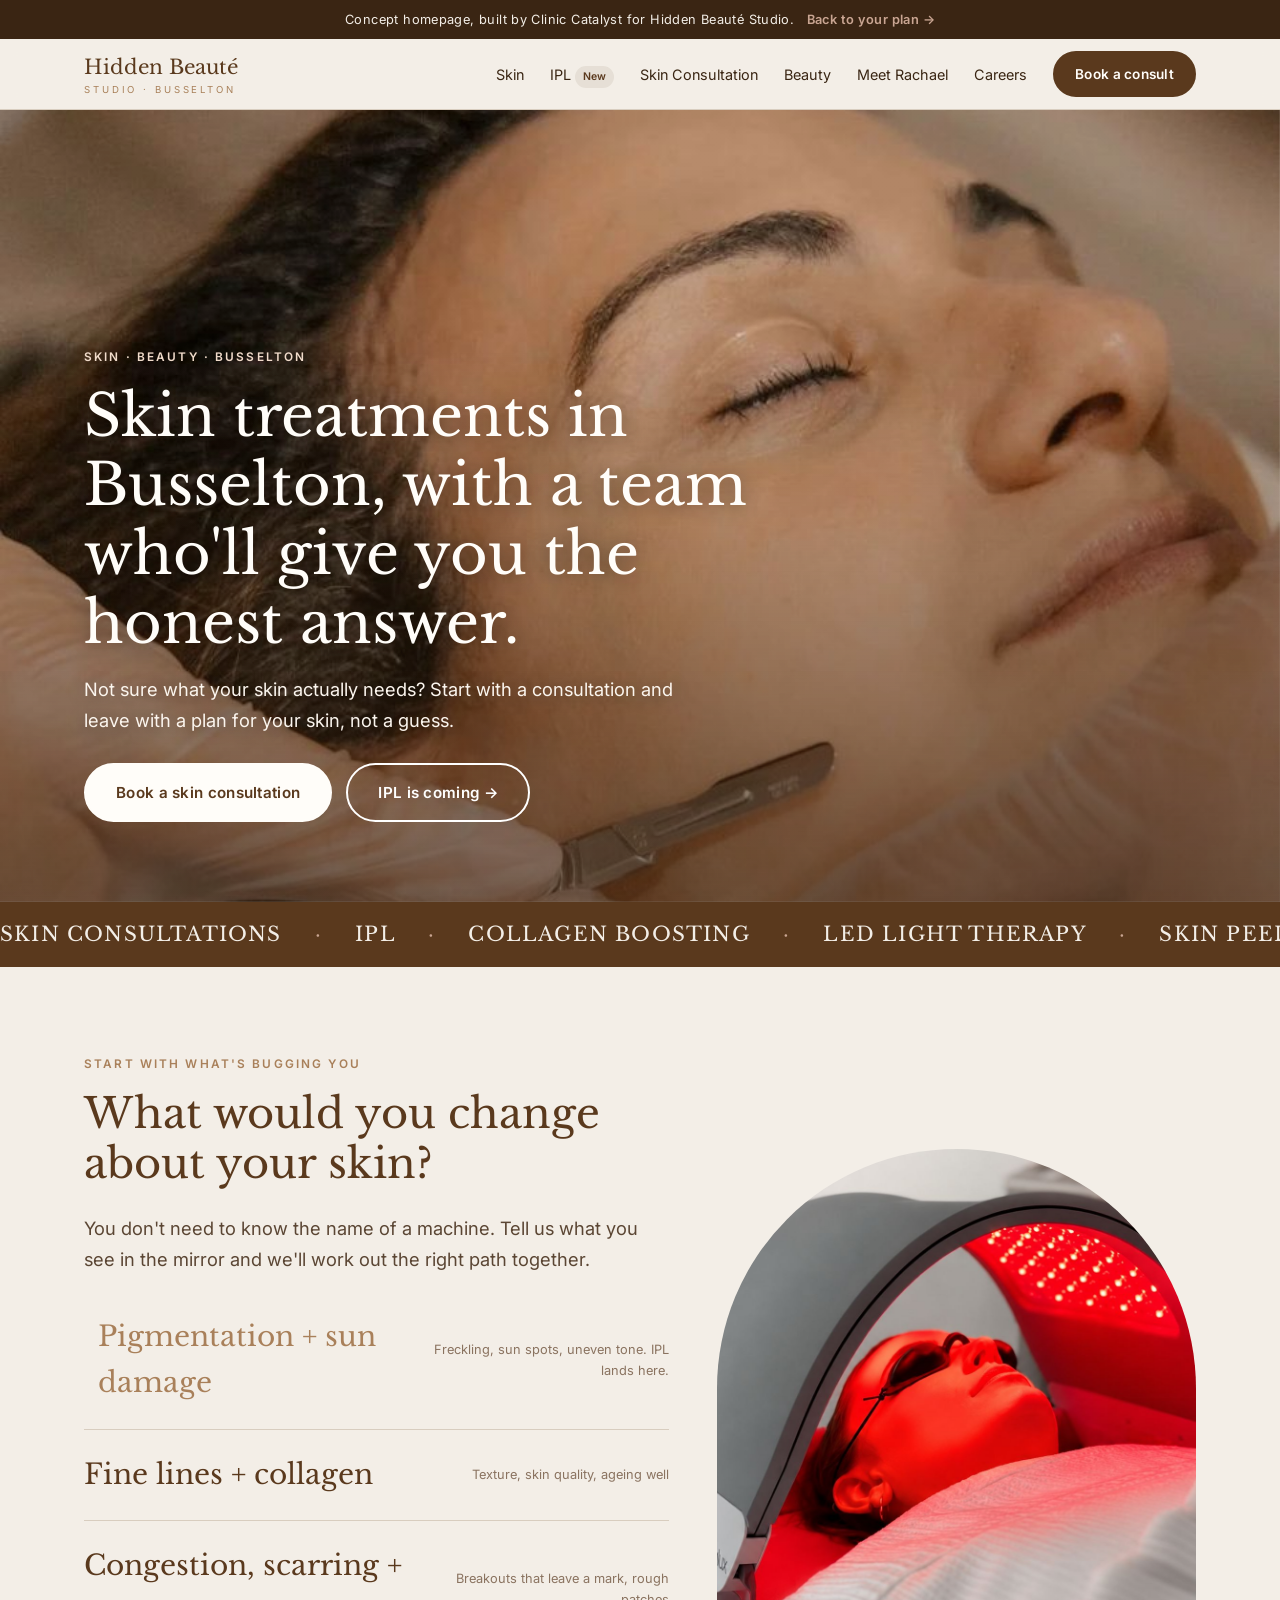
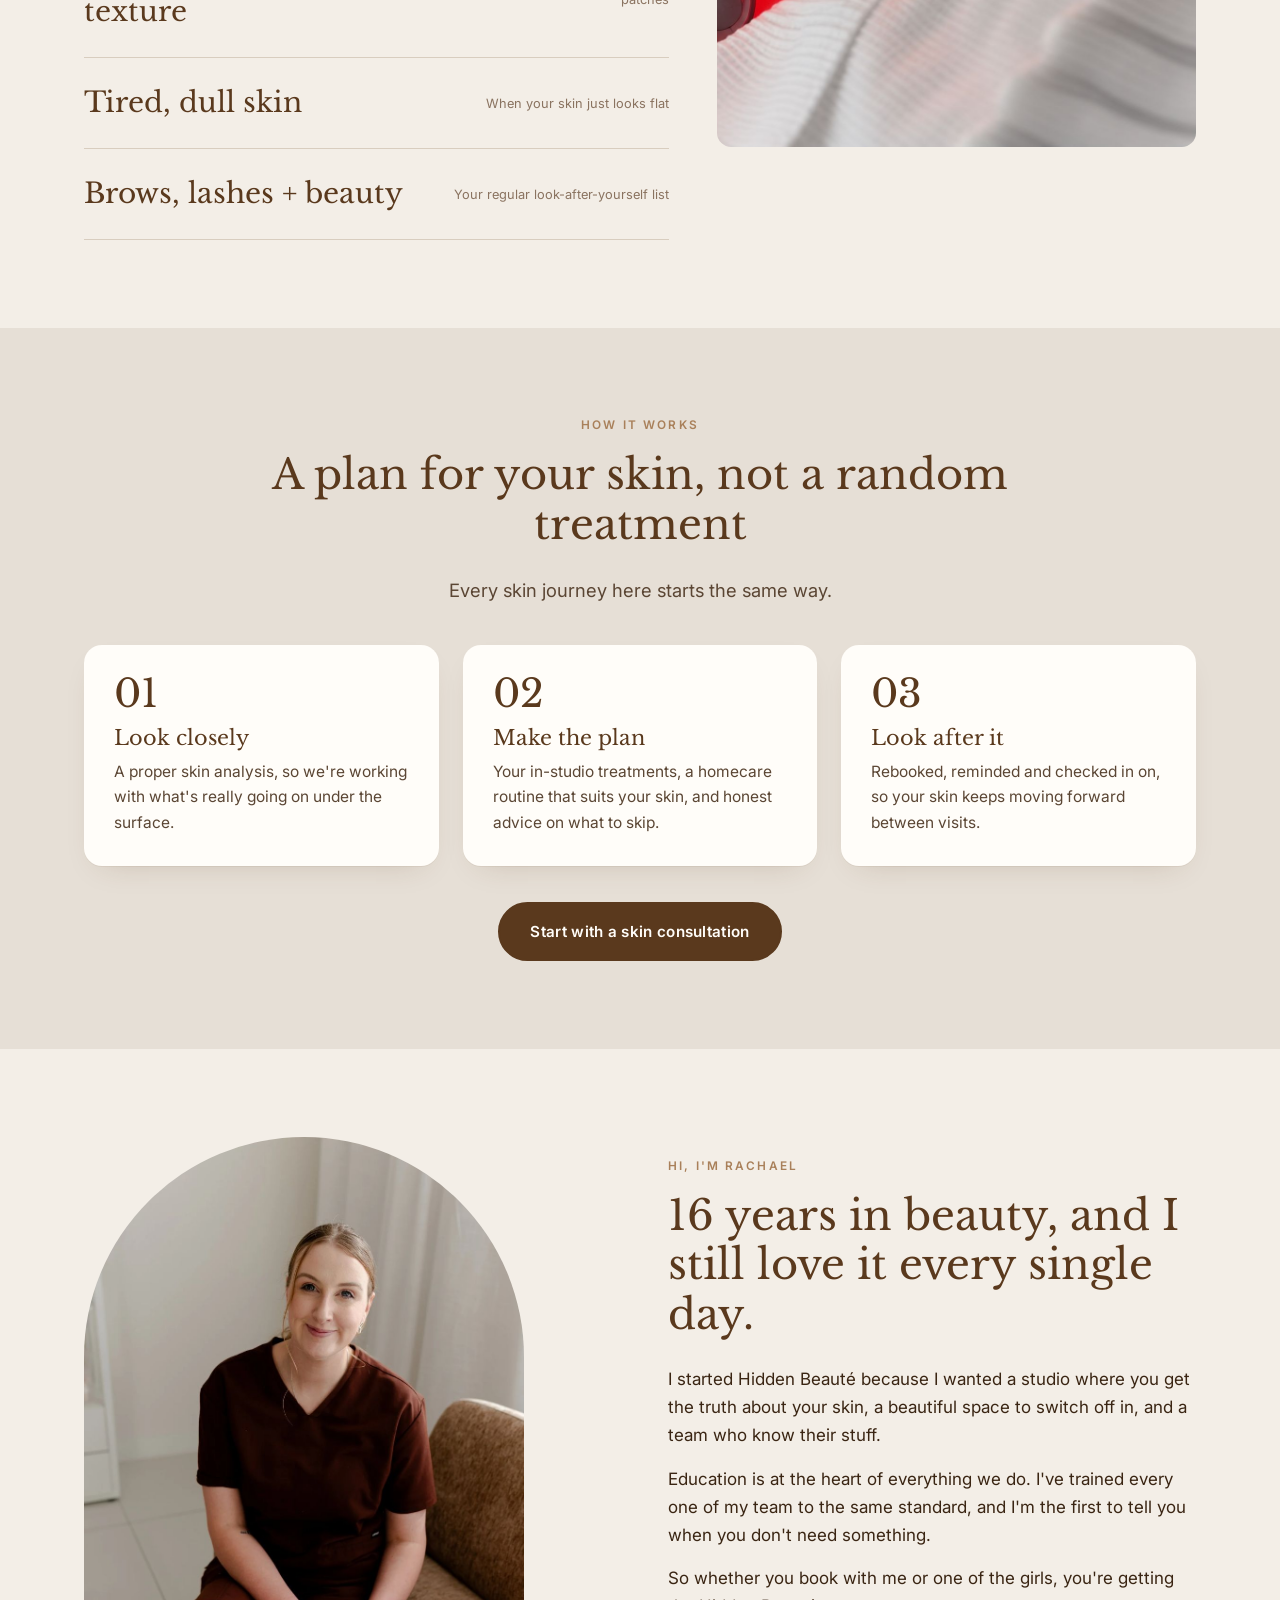
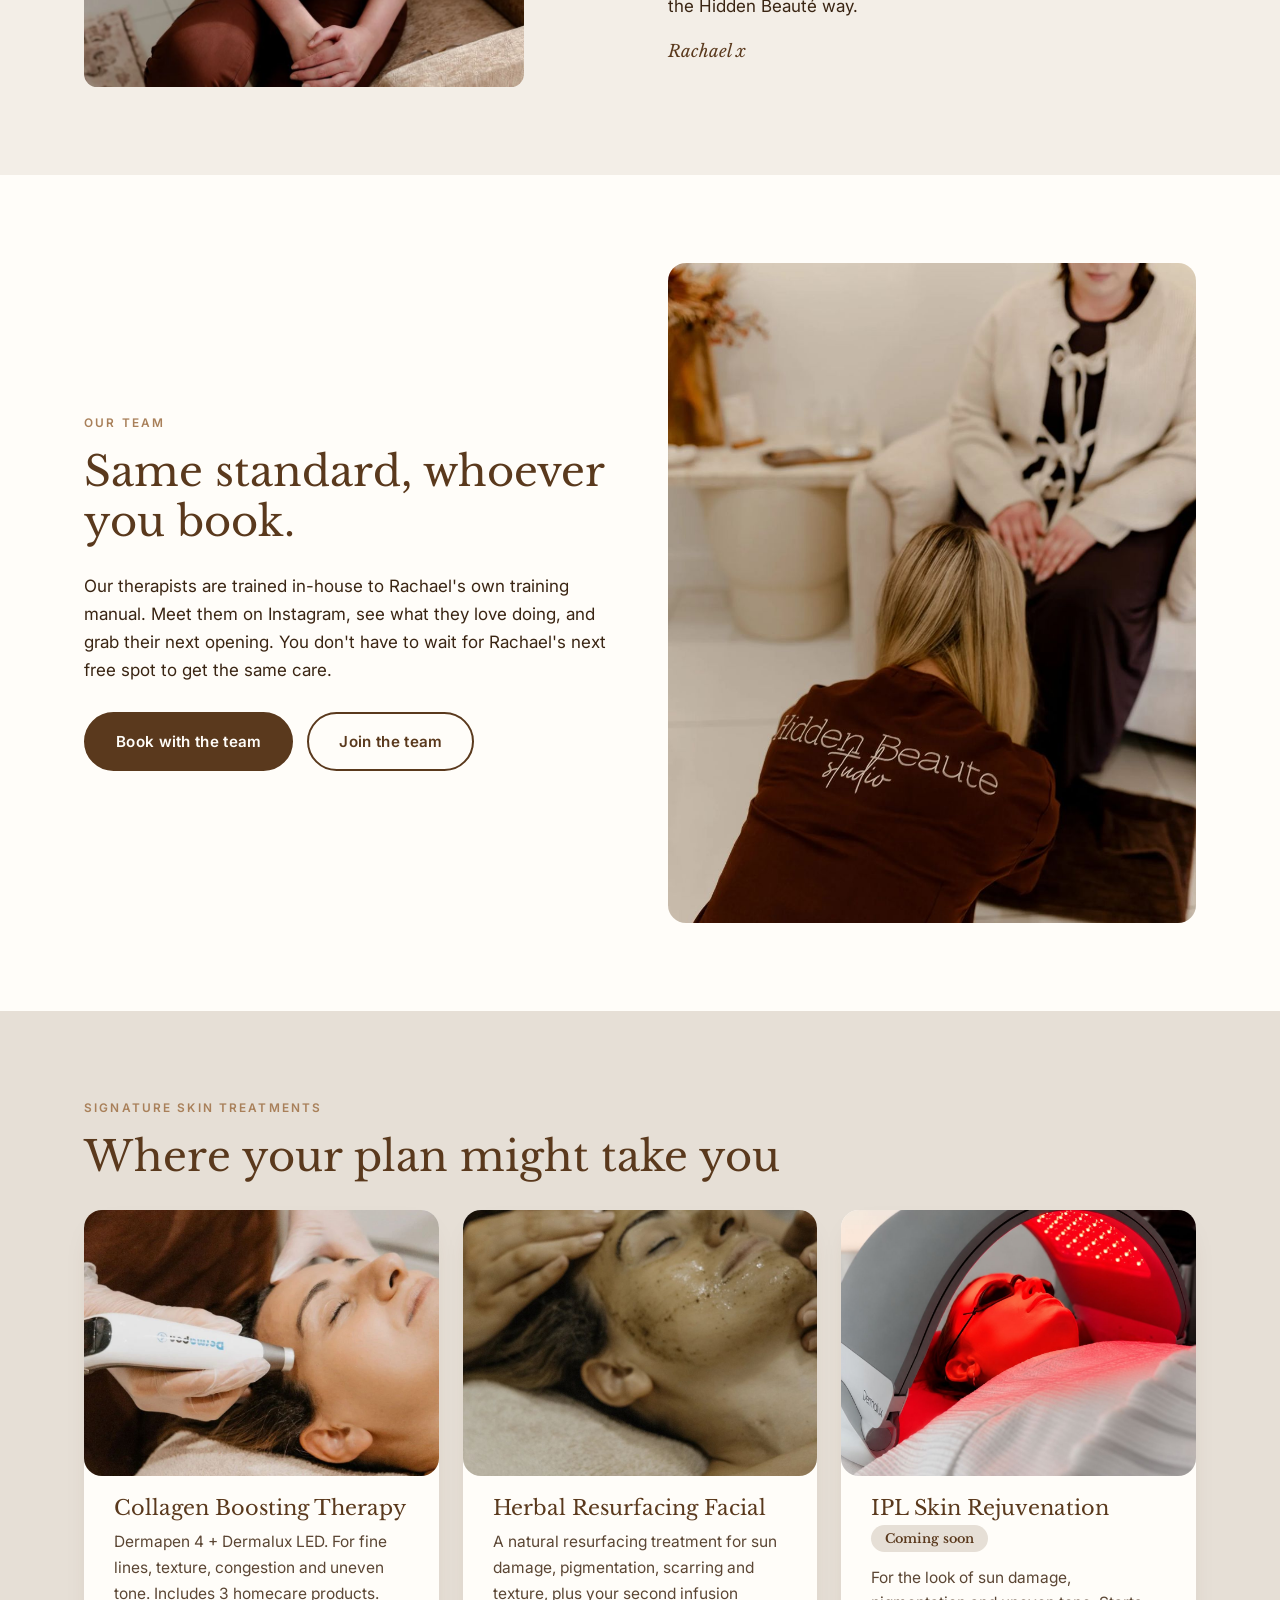
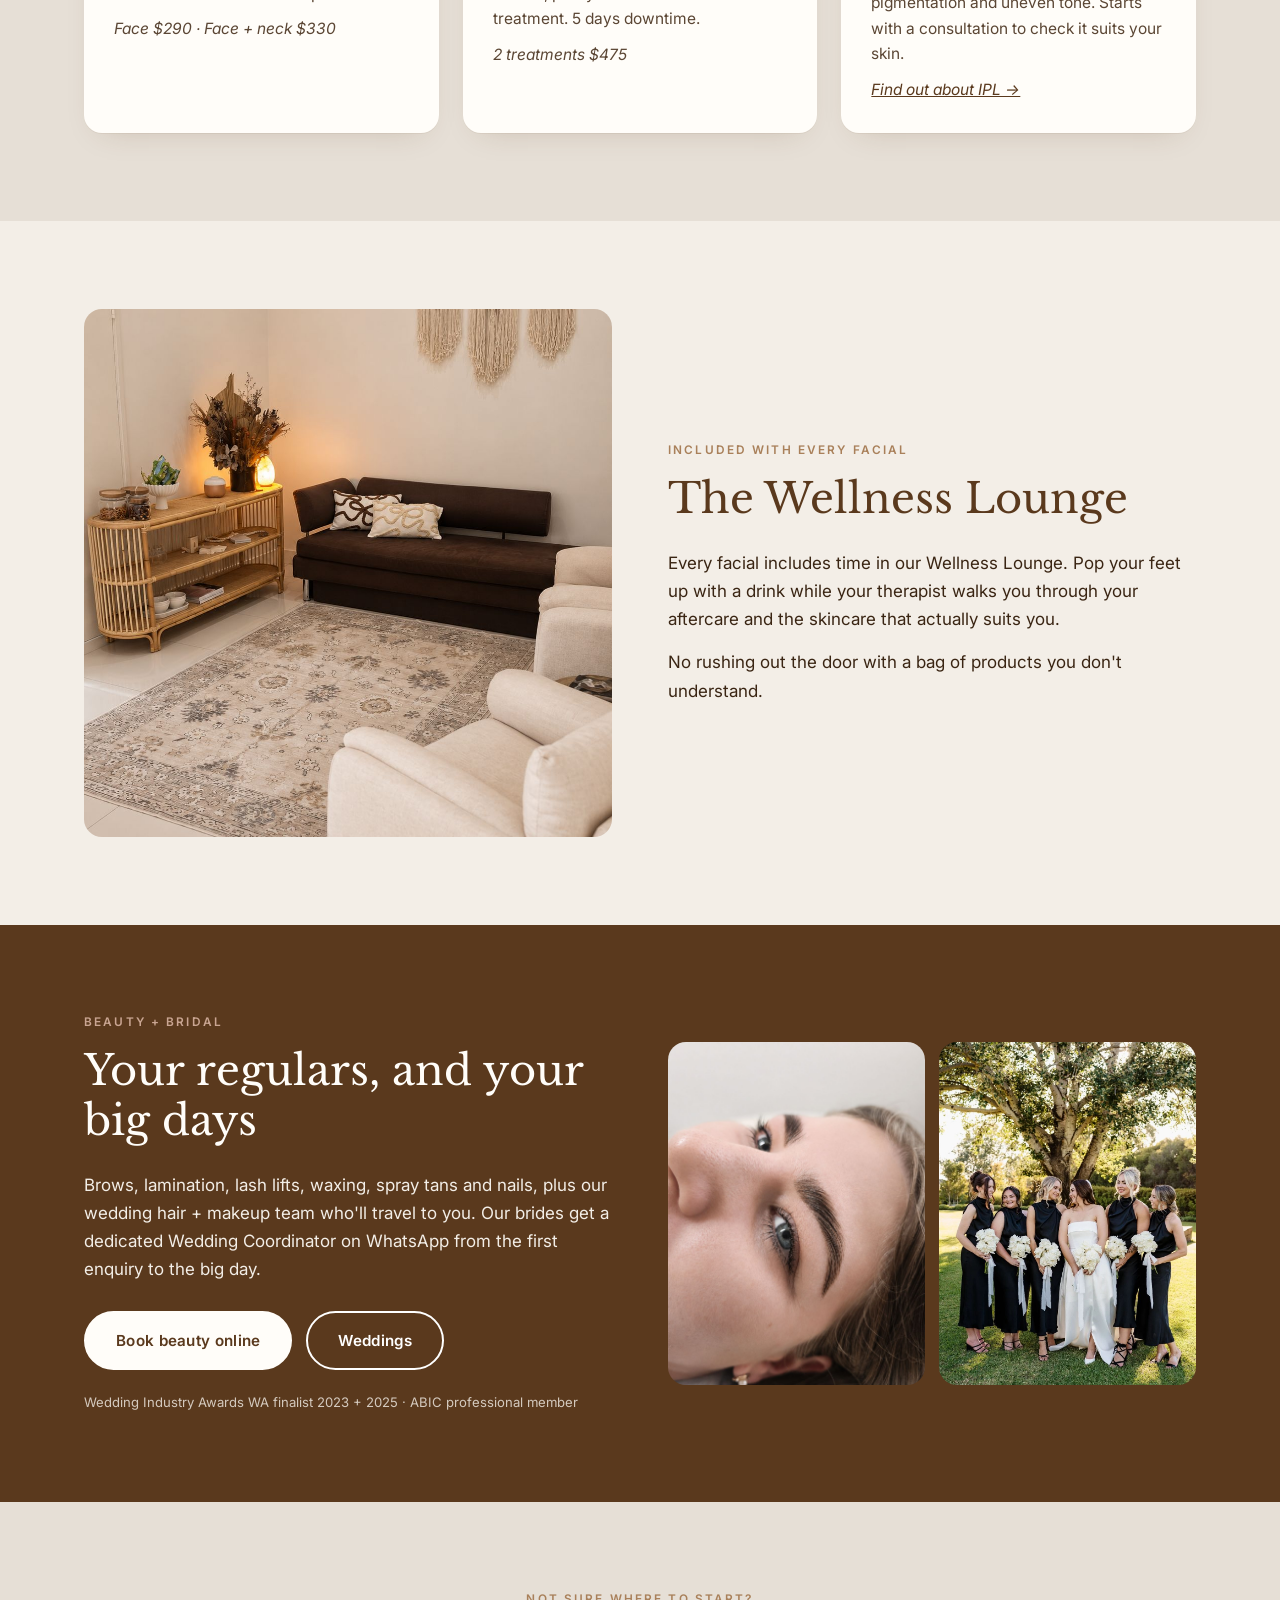
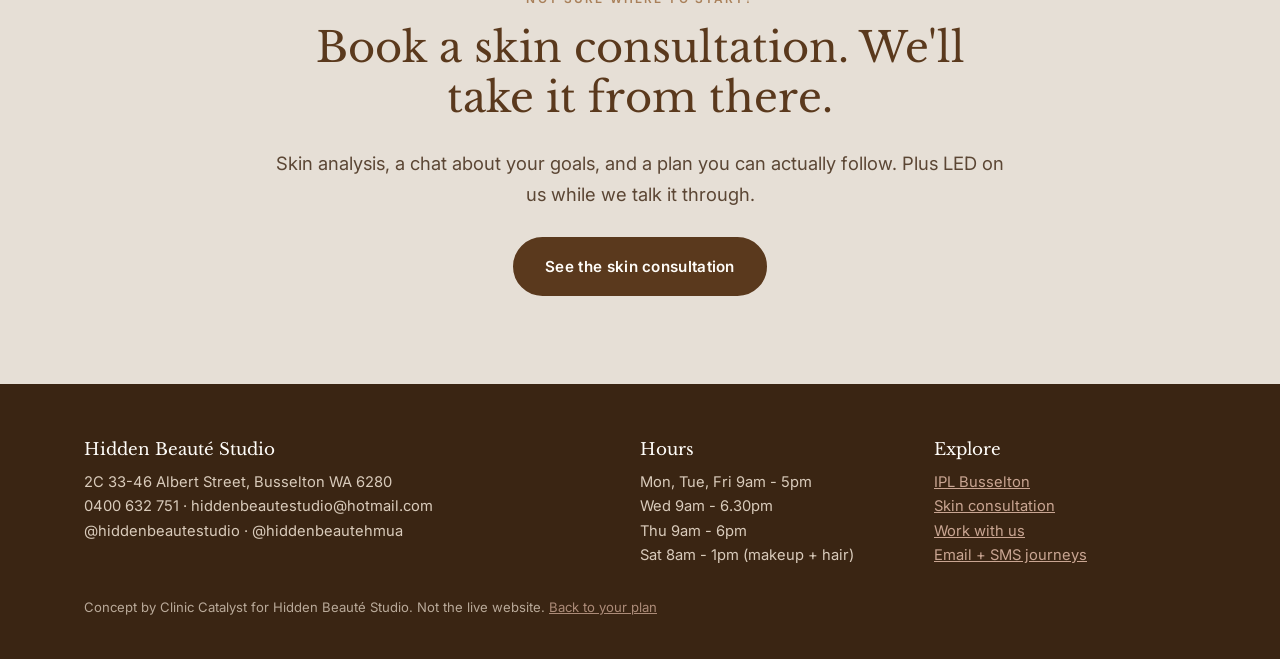
<file: home.html>
<!DOCTYPE html>
<html lang="en-AU">
<head>
<meta charset="utf-8">
<meta name="viewport" content="width=device-width,initial-scale=1">
<meta name="robots" content="noindex,nofollow">
<title>Skin Treatments + Beauty in Busselton | Hidden Beauté Studio (concept)</title>
<meta name="description" content="Hidden Beauté Studio, Albert Street Busselton. Skin consultations, IPL, collagen boosting, LED, peels, brows, lashes, waxing and wedding hair + makeup.">
<link rel="preconnect" href="https://fonts.googleapis.com">
<link href="https://fonts.googleapis.com/css2?family=Inter:wght@400;500;600&family=Libre+Baskerville:ital@0;1&display=swap" rel="stylesheet">
<link rel="stylesheet" href="assets/site.css">
</head>
<body>
<div class="ribbon">Concept homepage, built by Clinic Catalyst for Hidden Beauté Studio. <a href="index.html">Back to your plan &rarr;</a></div>

<nav class="nav"><div class="wrap">
  <a class="logo" href="home.html">Hidden Beauté<small>Studio &middot; Busselton</small></a>
  <ul>
    <li><a href="#skin">Skin</a></li>
    <li><a href="ipl.html">IPL <span class="pill" style="margin:0;padding:2px 8px;font-size:.66rem">New</span></a></li>
    <li><a href="consult.html">Skin Consultation</a></li>
    <li><a href="#beauty">Beauty</a></li>
    <li><a href="#rachael">Meet Rachael</a></li>
    <li><a href="careers.html">Careers</a></li>
    <li><a class="btn" href="consult.html">Book a consult</a></li>
  </ul>
  <button class="burger" aria-label="Menu">&#9776;</button>
</div></nav>

<header class="hero">
  <img class="bg" src="assets/skin-treatment.jpg" alt="Skin treatment in the Hidden Beauté Studio treatment room, Busselton">
  <div class="wrap">
    <span class="eyebrow fade-up" style="color:#f1dccb">Skin &middot; Beauty &middot; Busselton</span>
    <h1 class="fade-up d1">Skin treatments in Busselton, with a team who'll give you the honest answer.</h1>
    <p class="fade-up d2">Not sure what your skin actually needs? Start with a consultation and leave with a plan for your skin, not a guess.</p>
    <div class="btns fade-up d3">
      <a class="btn light" href="consult.html">Book a skin consultation</a>
      <a class="btn ghost" style="color:#fff;border-color:#fff" href="ipl.html">IPL is coming &rarr;</a>
    </div>
  </div>
</header>

<div class="ticker"><div>SKIN CONSULTATIONS <span>&middot;</span> IPL <span>&middot;</span> COLLAGEN BOOSTING <span>&middot;</span> LED LIGHT THERAPY <span>&middot;</span> SKIN PEELS <span>&middot;</span> BROWS + LASHES <span>&middot;</span> WAXING <span>&middot;</span> WEDDINGS <span>&middot;</span> SKIN CONSULTATIONS <span>&middot;</span> IPL <span>&middot;</span> COLLAGEN BOOSTING <span>&middot;</span> LED LIGHT THERAPY <span>&middot;</span> SKIN PEELS <span>&middot;</span> BROWS + LASHES <span>&middot;</span> WAXING <span>&middot;</span> WEDDINGS <span>&middot;</span></div></div>

<section id="skin">
  <div class="wrap concerns">
    <div>
      <span class="eyebrow">Start with what's bugging you</span>
      <h2>What would you change about your skin?</h2>
      <p class="lead" style="margin-bottom:18px">You don't need to know the name of a machine. Tell us what you see in the mirror and we'll work out the right path together.</p>
      <div class="clist">
        <a href="ipl.html" data-peek="p1" class="on">Pigmentation + sun damage <small>Freckling, sun spots, uneven tone. IPL lands here.</small></a>
        <a href="consult.html" data-peek="p2">Fine lines + collagen <small>Texture, skin quality, ageing well</small></a>
        <a href="consult.html" data-peek="p3">Congestion, scarring + texture <small>Breakouts that leave a mark, rough patches</small></a>
        <a href="consult.html" data-peek="p4">Tired, dull skin <small>When your skin just looks flat</small></a>
        <a href="#beauty" data-peek="p5">Brows, lashes + beauty <small>Your regular look-after-yourself list</small></a>
      </div>
    </div>
    <div class="cpeek">
      <img id="p1" class="on" src="assets/led.jpg" alt="LED light therapy">
      <img id="p2" src="assets/collagen-boost.jpg" alt="Collagen boosting treatment">
      <img id="p3" src="assets/peel.jpg" alt="Skin peel treatment">
      <img id="p4" src="assets/facial.jpg" alt="Facial">
      <img id="p5" src="assets/brows.jpg" alt="Brow styling">
    </div>
  </div>
</section>

<section class="bg-sand">
  <div class="wrap">
    <div class="narrow" style="text-align:center;padding:0">
      <span class="eyebrow">How it works</span>
      <h2>A plan for your skin, not a random treatment</h2>
      <p class="lead">Every skin journey here starts the same way.</p>
    </div>
    <div class="grid3" style="margin-top:40px">
      <div class="card reveal"><div class="stat">01</div><h3 style="margin-top:12px">Look closely</h3><p>A proper skin analysis, so we're working with what's really going on under the surface.</p></div>
      <div class="card reveal"><div class="stat">02</div><h3 style="margin-top:12px">Make the plan</h3><p>Your in-studio treatments, a homecare routine that suits your skin, and honest advice on what to skip.</p></div>
      <div class="card reveal"><div class="stat">03</div><h3 style="margin-top:12px">Look after it</h3><p>Rebooked, reminded and checked in on, so your skin keeps moving forward between visits.</p></div>
    </div>
    <div style="text-align:center;margin-top:36px"><a class="btn" href="consult.html">Start with a skin consultation</a></div>
  </div>
</section>

<section id="rachael">
  <div class="wrap grid2">
    <div class="arch reveal" style="aspect-ratio:4/5;max-width:440px"><img src="assets/rachael.jpg" alt="Rachael, founder of Hidden Beauté Studio Busselton"></div>
    <div class="reveal">
      <span class="eyebrow">Hi, I'm Rachael</span>
      <h2>16 years in beauty, and I still love it every single day.</h2>
      <p>I started Hidden Beauté because I wanted a studio where you get the truth about your skin, a beautiful space to switch off in, and a team who know their stuff.</p>
      <p>Education is at the heart of everything we do. I've trained every one of my team to the same standard, and I'm the first to tell you when you don't need something.</p>
      <p>So whether you book with me or one of the girls, you're getting the Hidden Beauté way.</p>
      <p style="font-family:var(--serif);font-style:italic;color:var(--choc);margin-top:18px">Rachael x</p>
    </div>
  </div>
</section>

<section class="bg-white">
  <div class="wrap grid2">
    <div class="reveal">
      <span class="eyebrow">Our team</span>
      <h2>Same standard, whoever you book.</h2>
      <p>Our therapists are trained in-house to Rachael's own training manual. Meet them on Instagram, see what they love doing, and grab their next opening. You don't have to wait for Rachael's next free spot to get the same care.</p>
      <div class="btns"><a class="btn" href="consult.html">Book with the team</a><a class="btn ghost" href="careers.html">Join the team</a></div>
    </div>
    <div class="round reveal" style="aspect-ratio:4/5"><img src="assets/team-at-work.jpg" alt="Hidden Beauté therapist at work in the Busselton studio" style="object-position:center top"></div>
  </div>
</section>

<section class="bg-sand" id="treatments">
  <div class="wrap">
    <span class="eyebrow">Signature skin treatments</span>
    <h2>Where your plan might take you</h2>
    <div class="grid3" style="margin-top:28px">
      <div class="card reveal">
        <div class="round" style="aspect-ratio:4/3;margin:-30px -30px 20px"><img src="assets/collagen-boost.jpg" alt="Collagen Boosting Therapy with Dermapen 4"></div>
        <h3>Collagen Boosting Therapy</h3>
        <p>Dermapen 4 + Dermalux LED. For fine lines, texture, congestion and uneven tone. Includes 3 homecare products.</p>
        <p style="margin-top:10px"><em>Face $290 &middot; Face + neck $330</em></p>
      </div>
      <div class="card reveal">
        <div class="round" style="aspect-ratio:4/3;margin:-30px -30px 20px"><img src="assets/peel.jpg" alt="Herbal resurfacing facial"></div>
        <h3>Herbal Resurfacing Facial</h3>
        <p>A natural resurfacing treatment for sun damage, pigmentation, scarring and texture, plus your second infusion treatment. 5 days downtime.</p>
        <p style="margin-top:10px"><em>2 treatments $475</em></p>
      </div>
      <div class="card reveal">
        <div class="round" style="aspect-ratio:4/3;margin:-30px -30px 20px"><img src="assets/led.jpg" alt="IPL and LED skin treatments Busselton"></div>
        <h3>IPL Skin Rejuvenation <span class="pill">Coming soon</span></h3>
        <p>For the look of sun damage, pigmentation and uneven tone. Starts with a consultation to check it suits your skin.</p>
        <p style="margin-top:10px"><a href="ipl.html"><em>Find out about IPL &rarr;</em></a></p>
      </div>
    </div>
  </div>
</section>

<section>
  <div class="wrap grid2">
    <div class="round reveal" style="aspect-ratio:1/1"><img src="assets/studio-lounge.jpg" alt="The Wellness Lounge at Hidden Beauté Studio"></div>
    <div class="reveal">
      <span class="eyebrow">Included with every facial</span>
      <h2>The Wellness Lounge</h2>
      <p>Every facial includes time in our Wellness Lounge. Pop your feet up with a drink while your therapist walks you through your aftercare and the skincare that actually suits you.</p>
      <p>No rushing out the door with a bag of products you don't understand.</p>
    </div>
  </div>
</section>

<section class="bg-choc" id="beauty">
  <div class="wrap grid2">
    <div class="reveal">
      <span class="eyebrow">Beauty + bridal</span>
      <h2>Your regulars, and your big days</h2>
      <p>Brows, lamination, lash lifts, waxing, spray tans and nails, plus our wedding hair + makeup team who'll travel to you. Our brides get a dedicated Wedding Coordinator on WhatsApp from the first enquiry to the big day.</p>
      <div class="btns"><a class="btn light" href="http://hiddenbeautestudio.gettimely.com/">Book beauty online</a><a class="btn ghost" style="color:#fff;border-color:#fff" href="https://www.hiddenbeautestudio.com/weddings">Weddings</a></div>
      <p class="small" style="margin-top:22px">Wedding Industry Awards WA finalist 2023 + 2025 &middot; ABIC professional member</p>
    </div>
    <div class="grid2" style="gap:14px">
      <div class="round reveal" style="aspect-ratio:3/4"><img src="assets/brows.jpg" alt="Brow styling Busselton"></div>
      <div class="round reveal" style="aspect-ratio:3/4"><img src="assets/bridal-party.jpg" alt="Hidden Beauté bridal party hair and makeup"></div>
    </div>
  </div>
</section>

<section class="bg-sand">
  <div class="narrow" style="text-align:center">
    <span class="eyebrow">Not sure where to start?</span>
    <h2>Book a skin consultation. We'll take it from there.</h2>
    <p class="lead">Skin analysis, a chat about your goals, and a plan you can actually follow. Plus LED on us while we talk it through.</p>
    <div class="btns" style="justify-content:center"><a class="btn" href="consult.html">See the skin consultation</a></div>
  </div>
</section>

<footer>
  <div class="wrap cols">
    <div><h4>Hidden Beauté Studio</h4><p>2C 33-46 Albert Street, Busselton WA 6280<br>0400 632 751 &middot; hiddenbeautestudio@hotmail.com<br>@hiddenbeautestudio &middot; @hiddenbeautehmua</p></div>
    <div><h4>Hours</h4><p>Mon, Tue, Fri 9am - 5pm<br>Wed 9am - 6.30pm<br>Thu 9am - 6pm<br>Sat 8am - 1pm (makeup + hair)</p></div>
    <div><h4>Explore</h4><p><a href="ipl.html">IPL Busselton</a><br><a href="consult.html">Skin consultation</a><br><a href="careers.html">Work with us</a><br><a href="nurture.html">Email + SMS journeys</a></p></div>
  </div>
  <div class="wrap small" style="margin-top:30px">Concept by Clinic Catalyst for Hidden Beauté Studio. Not the live website. <a href="index.html">Back to your plan</a></div>
</footer>
<script src="assets/site.js"></script>
</body>
</html>
</file>
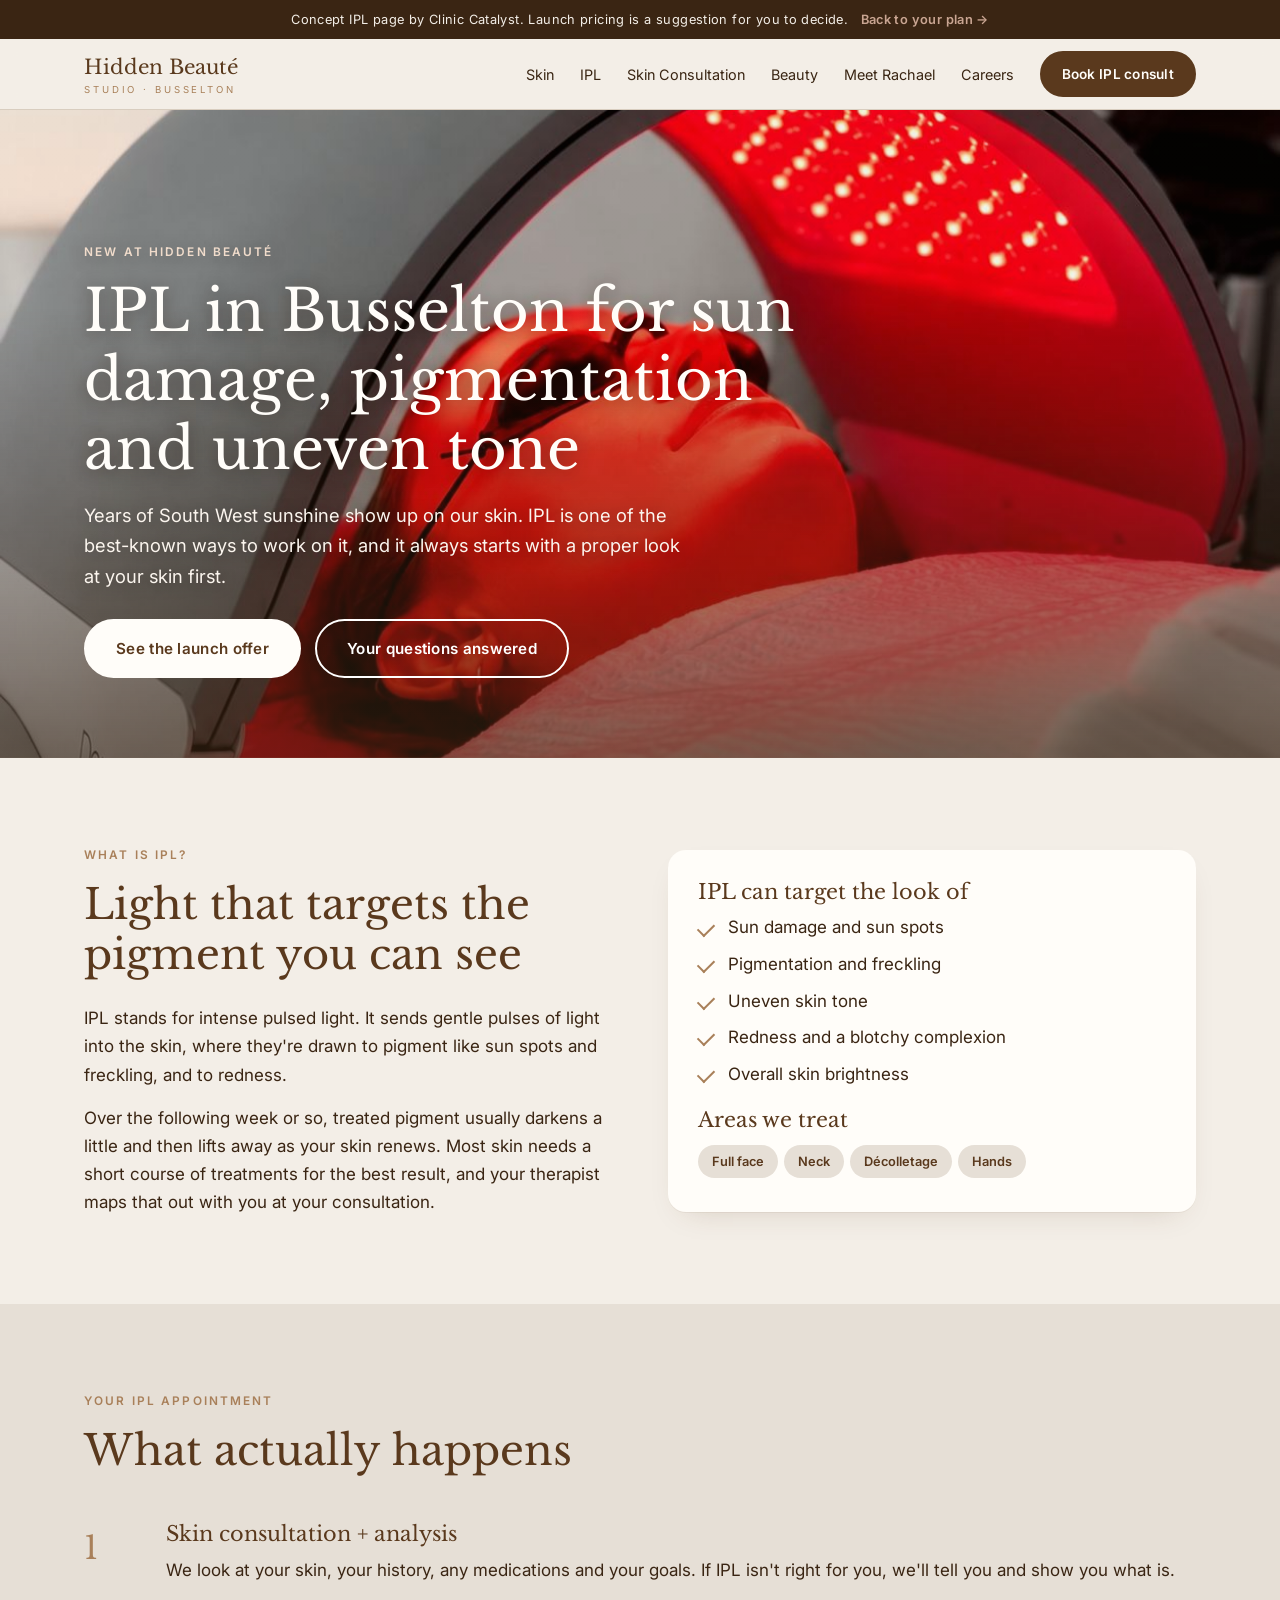
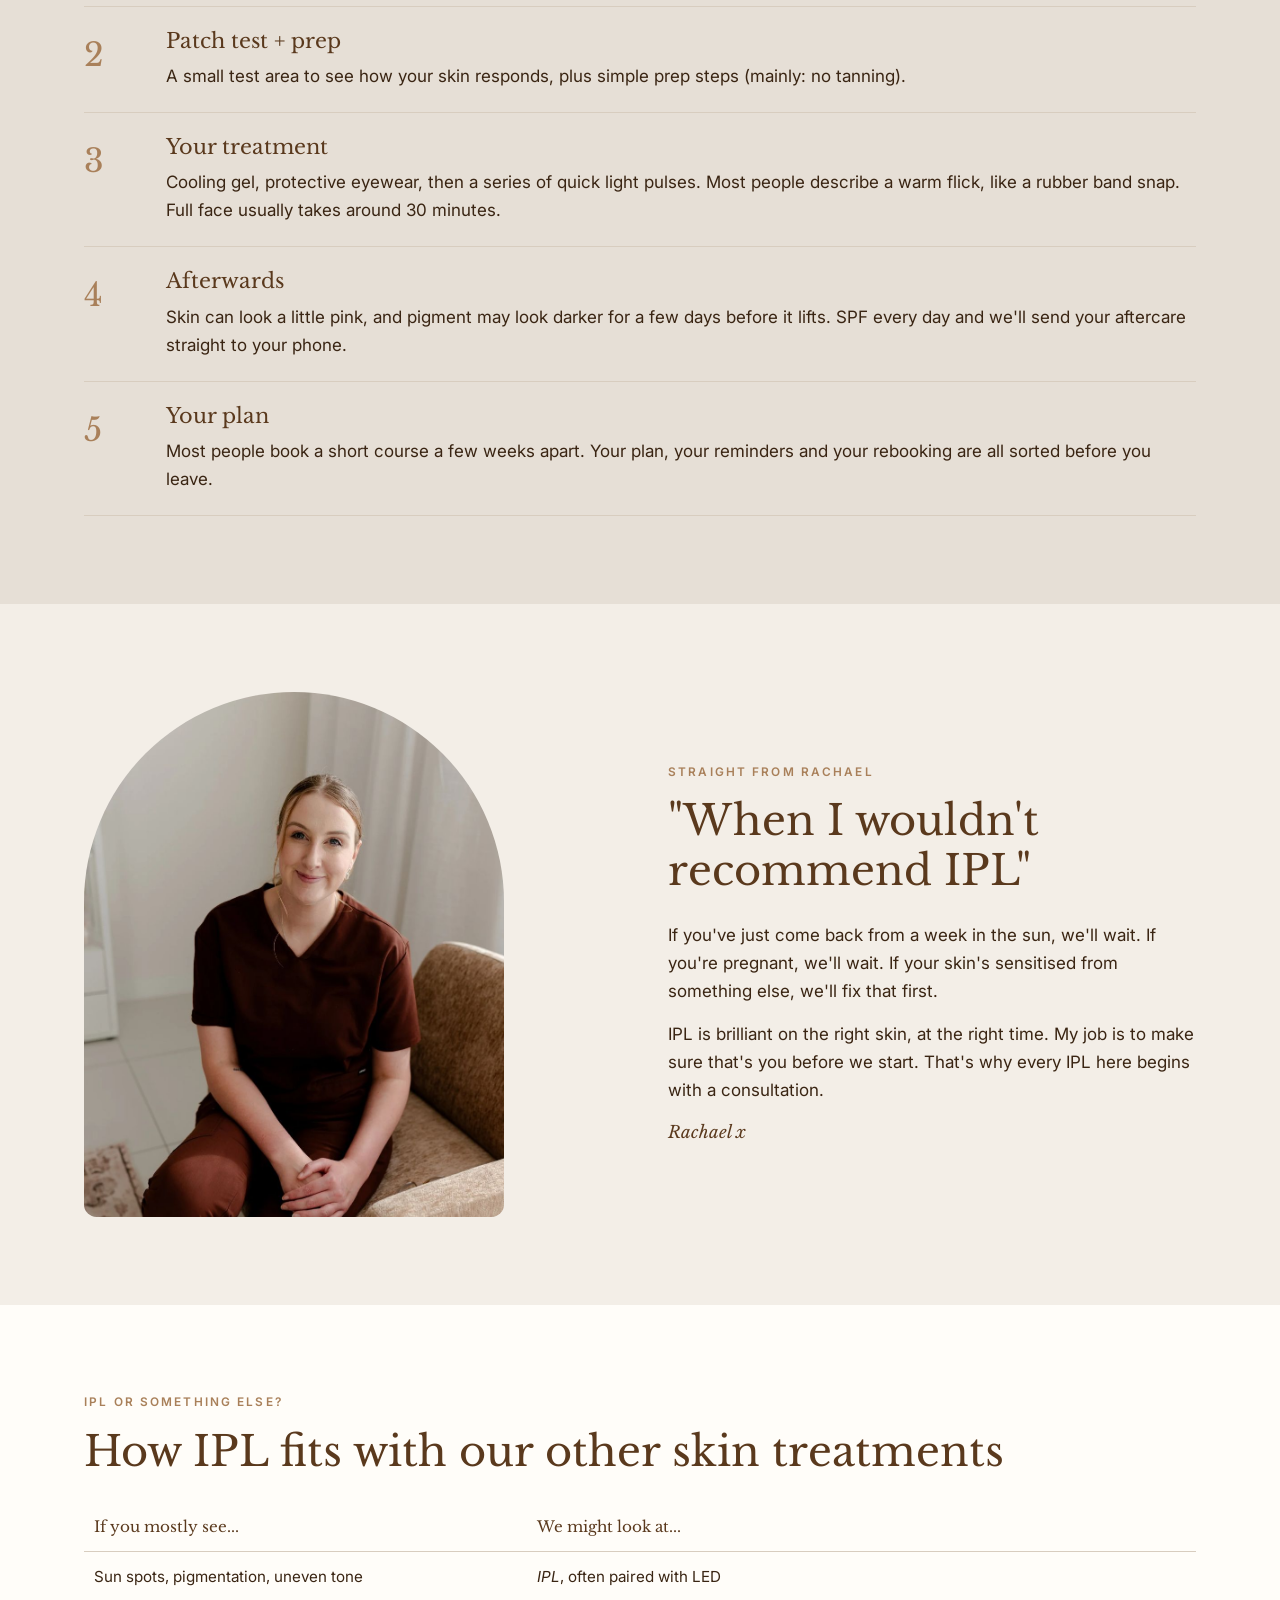
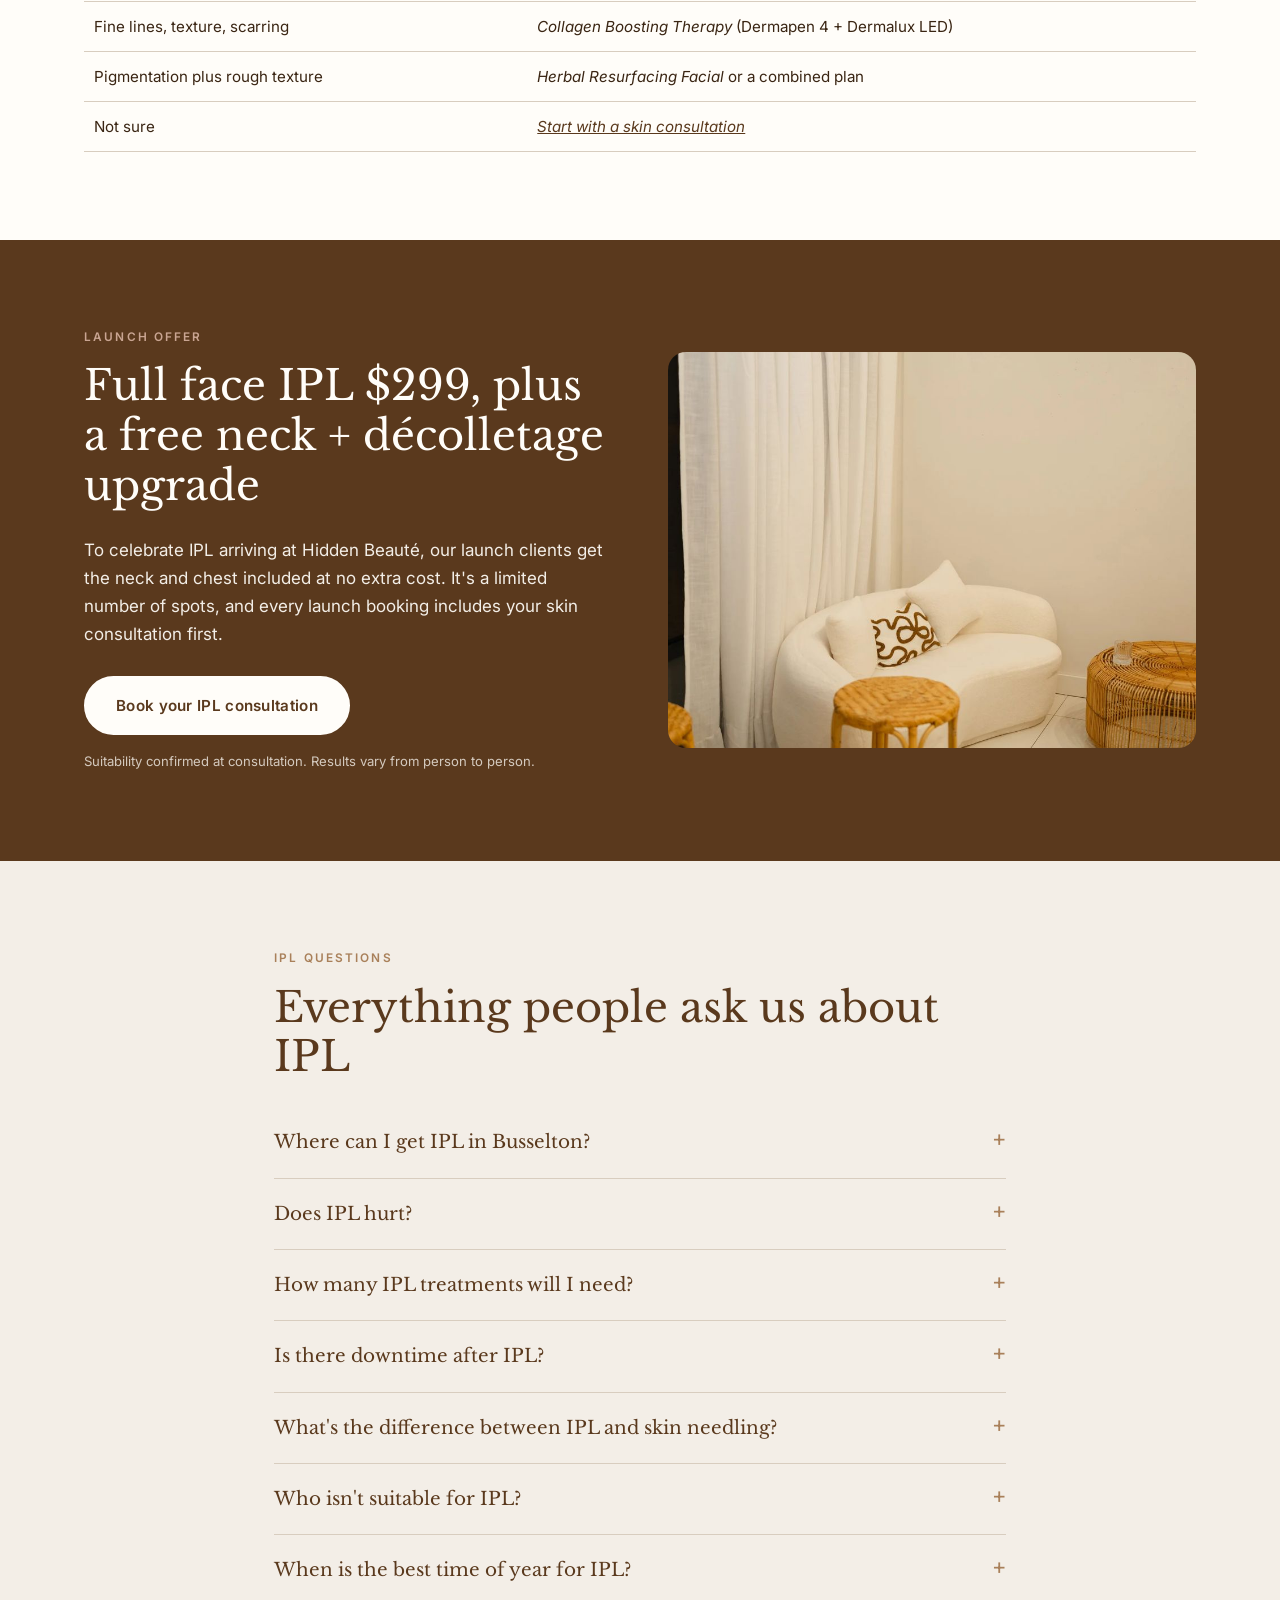
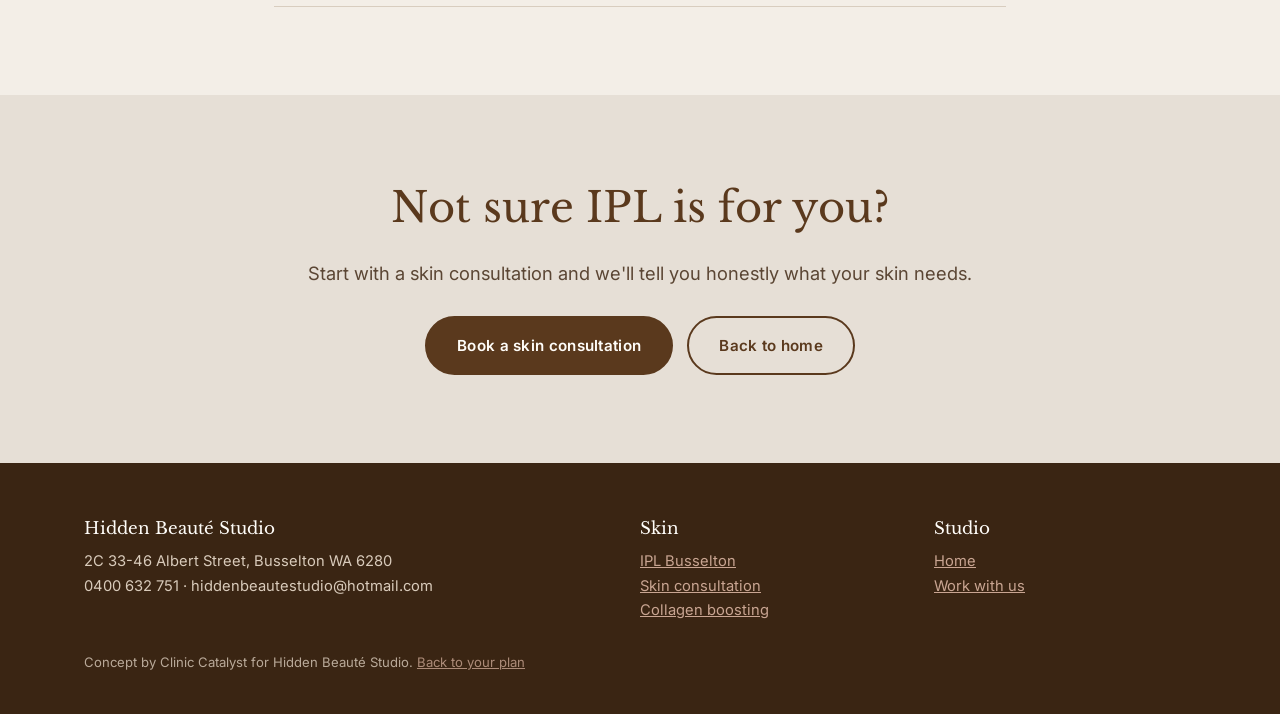
<file: ipl.html>
<!DOCTYPE html>
<html lang="en-AU">
<head>
<meta charset="utf-8">
<meta name="viewport" content="width=device-width,initial-scale=1">
<meta name="robots" content="noindex,nofollow">
<title>IPL Busselton | Skin Rejuvenation for Sun Damage + Pigmentation | Hidden Beauté Studio</title>
<meta name="description" content="IPL skin rejuvenation in Busselton at Hidden Beauté Studio, Albert Street. For the look of sun damage, pigmentation and uneven tone. Every IPL starts with a skin consultation.">
<link rel="preconnect" href="https://fonts.googleapis.com">
<link href="https://fonts.googleapis.com/css2?family=Inter:wght@400;500;600&family=Libre+Baskerville:ital@0;1&display=swap" rel="stylesheet">
<link rel="stylesheet" href="assets/site.css">
<script type="application/ld+json">
{"@context":"https://schema.org","@type":"BeautySalon","name":"Hidden Beauté Studio","url":"https://www.hiddenbeautestudio.com","telephone":"+61400632751","email":"hiddenbeautestudio@hotmail.com","address":{"@type":"PostalAddress","streetAddress":"2C 33-46 Albert Street","addressLocality":"Busselton","addressRegion":"WA","postalCode":"6280","addressCountry":"AU"},"areaServed":["Busselton","Dunsborough","Vasse","Margaret River","South West WA"],"openingHours":["Mo 09:00-17:00","Tu 09:00-17:00","We 09:00-18:30","Th 09:00-18:00","Fr 09:00-17:00","Sa 08:00-13:00"]}
</script>
<script type="application/ld+json">
{"@context":"https://schema.org","@type":"FAQPage","mainEntity":[
{"@type":"Question","name":"Where can I get IPL in Busselton?","acceptedAnswer":{"@type":"Answer","text":"Hidden Beauté Studio at 2C 33-46 Albert Street, Busselton offers IPL skin rejuvenation. Every IPL treatment starts with a skin consultation to check it suits your skin."}},
{"@type":"Question","name":"What is IPL used for?","acceptedAnswer":{"@type":"Answer","text":"IPL (intense pulsed light) is used to target the look of sun damage, pigmentation, freckling and uneven skin tone on the face, neck, chest and hands."}},
{"@type":"Question","name":"What does IPL feel like?","acceptedAnswer":{"@type":"Answer","text":"Most people describe a warm flick, a bit like a rubber band snap. It's quick, and your therapist checks in with you the whole way through."}},
{"@type":"Question","name":"What's the difference between IPL and skin needling?","acceptedAnswer":{"@type":"Answer","text":"IPL uses light to target pigment and redness sitting in the skin. Skin needling (Collagen Boosting Therapy) creates tiny channels to encourage collagen and improve texture and fine lines. Many skin plans use both at different times."}},
{"@type":"Question","name":"Who isn't suitable for IPL?","acceptedAnswer":{"@type":"Answer","text":"IPL isn't suitable on freshly tanned skin, during pregnancy, or with some medications and skin conditions. Some skin tones need extra care. That's why we always do a consultation first."}}
]}
</script>
</head>
<body>
<div class="ribbon">Concept IPL page by Clinic Catalyst. Launch pricing is a suggestion for you to decide. <a href="index.html">Back to your plan &rarr;</a></div>

<nav class="nav"><div class="wrap">
  <a class="logo" href="home.html">Hidden Beauté<small>Studio &middot; Busselton</small></a>
  <ul>
    <li><a href="home.html#skin">Skin</a></li>
    <li><a href="ipl.html">IPL</a></li>
    <li><a href="consult.html">Skin Consultation</a></li>
    <li><a href="home.html#beauty">Beauty</a></li>
    <li><a href="home.html#rachael">Meet Rachael</a></li>
    <li><a href="careers.html">Careers</a></li>
    <li><a class="btn" href="#book">Book IPL consult</a></li>
  </ul>
  <button class="burger" aria-label="Menu">&#9776;</button>
</div></nav>

<header class="hero" style="min-height:72vh">
  <img class="bg" src="assets/led.jpg" alt="IPL and light therapy skin treatment in Busselton">
  <div class="wrap">
    <span class="eyebrow fade-up" style="color:#f1dccb">New at Hidden Beauté</span>
    <h1 class="fade-up d1">IPL in Busselton for sun damage, pigmentation and uneven tone</h1>
    <p class="fade-up d2">Years of South West sunshine show up on our skin. IPL is one of the best-known ways to work on it, and it always starts with a proper look at your skin first.</p>
    <div class="btns fade-up d3"><a class="btn light" href="#book">See the launch offer</a><a class="btn ghost" style="color:#fff;border-color:#fff" href="#faq">Your questions answered</a></div>
  </div>
</header>

<section>
  <div class="wrap grid2">
    <div class="reveal">
      <span class="eyebrow">What is IPL?</span>
      <h2>Light that targets the pigment you can see</h2>
      <p>IPL stands for intense pulsed light. It sends gentle pulses of light into the skin, where they're drawn to pigment like sun spots and freckling, and to redness.</p>
      <p>Over the following week or so, treated pigment usually darkens a little and then lifts away as your skin renews. Most skin needs a short course of treatments for the best result, and your therapist maps that out with you at your consultation.</p>
    </div>
    <div class="card reveal">
      <h3>IPL can target the look of</h3>
      <ul class="tick">
        <li>Sun damage and sun spots</li>
        <li>Pigmentation and freckling</li>
        <li>Uneven skin tone</li>
        <li>Redness and a blotchy complexion</li>
        <li>Overall skin brightness</li>
      </ul>
      <h3 style="margin-top:20px">Areas we treat</h3>
      <span class="pill">Full face</span><span class="pill">Neck</span><span class="pill">Décolletage</span><span class="pill">Hands</span>
    </div>
  </div>
</section>

<section class="bg-sand">
  <div class="wrap">
    <span class="eyebrow">Your IPL appointment</span>
    <h2>What actually happens</h2>
    <div style="margin-top:20px">
      <div class="step reveal"><div class="n">1</div><div><h3>Skin consultation + analysis</h3><p>We look at your skin, your history, any medications and your goals. If IPL isn't right for you, we'll tell you and show you what is.</p></div></div>
      <div class="step reveal"><div class="n">2</div><div><h3>Patch test + prep</h3><p>A small test area to see how your skin responds, plus simple prep steps (mainly: no tanning).</p></div></div>
      <div class="step reveal"><div class="n">3</div><div><h3>Your treatment</h3><p>Cooling gel, protective eyewear, then a series of quick light pulses. Most people describe a warm flick, like a rubber band snap. Full face usually takes around 30 minutes.</p></div></div>
      <div class="step reveal"><div class="n">4</div><div><h3>Afterwards</h3><p>Skin can look a little pink, and pigment may look darker for a few days before it lifts. SPF every day and we'll send your aftercare straight to your phone.</p></div></div>
      <div class="step reveal"><div class="n">5</div><div><h3>Your plan</h3><p>Most people book a short course a few weeks apart. Your plan, your reminders and your rebooking are all sorted before you leave.</p></div></div>
    </div>
  </div>
</section>

<section>
  <div class="wrap grid2">
    <div class="arch reveal" style="aspect-ratio:4/5;max-width:420px"><img src="assets/rachael.jpg" alt="Rachael, Hidden Beauté Studio"></div>
    <div class="reveal">
      <span class="eyebrow">Straight from Rachael</span>
      <h2>"When I wouldn't recommend IPL"</h2>
      <p>If you've just come back from a week in the sun, we'll wait. If you're pregnant, we'll wait. If your skin's sensitised from something else, we'll fix that first.</p>
      <p>IPL is brilliant on the right skin, at the right time. My job is to make sure that's you before we start. That's why every IPL here begins with a consultation.</p>
      <p style="font-family:var(--serif);font-style:italic;color:var(--choc);margin-top:14px">Rachael x</p>
    </div>
  </div>
</section>

<section class="bg-white">
  <div class="wrap">
    <span class="eyebrow">IPL or something else?</span>
    <h2>How IPL fits with our other skin treatments</h2>
    <table style="margin-top:20px">
      <tr><th>If you mostly see...</th><th>We might look at...</th></tr>
      <tr><td>Sun spots, pigmentation, uneven tone</td><td><em>IPL</em>, often paired with LED</td></tr>
      <tr><td>Fine lines, texture, scarring</td><td><em>Collagen Boosting Therapy</em> (Dermapen 4 + Dermalux LED)</td></tr>
      <tr><td>Pigmentation plus rough texture</td><td><em>Herbal Resurfacing Facial</em> or a combined plan</td></tr>
      <tr><td>Not sure</td><td><a href="consult.html"><em>Start with a skin consultation</em></a></td></tr>
    </table>
  </div>
</section>

<section class="bg-choc" id="book">
  <div class="wrap grid2">
    <div class="reveal">
      <span class="eyebrow">Launch offer</span>
      <h2>Full face IPL $299, plus a free neck + décolletage upgrade</h2>
      <p>To celebrate IPL arriving at Hidden Beauté, our launch clients get the neck and chest included at no extra cost. It's a limited number of spots, and every launch booking includes your skin consultation first.</p>
      <div class="btns"><a class="btn light" href="http://hiddenbeautestudio.gettimely.com/">Book your IPL consultation</a></div>
      <p class="small" style="margin-top:16px">Suitability confirmed at consultation. Results vary from person to person.</p>
    </div>
    <div class="round reveal" style="aspect-ratio:4/3"><img src="assets/studio-room.jpg" alt="Private treatment room at Hidden Beauté Studio"></div>
  </div>
</section>

<section id="faq">
  <div class="narrow">
    <span class="eyebrow">IPL questions</span>
    <h2>Everything people ask us about IPL</h2>
    <details><summary>Where can I get IPL in Busselton?</summary><p>Right here at Hidden Beauté Studio, 2C 33-46 Albert Street, Busselton. Clients also come to us from Dunsborough, Vasse and Margaret River.</p></details>
    <details><summary>Does IPL hurt?</summary><p>Most people describe it as a warm flick, like a rubber band snap. It's quick, and we check in with you the whole way through.</p></details>
    <details><summary>How many IPL treatments will I need?</summary><p>It depends on your skin and what you're targeting. Most people do a short course a few weeks apart. We'll map it out at your consultation, so there are no surprises.</p></details>
    <details><summary>Is there downtime after IPL?</summary><p>Usually very little. Skin can be pink for a few hours, and pigment may look darker for a few days before it lifts. Most people go straight back to their day.</p></details>
    <details><summary>What's the difference between IPL and skin needling?</summary><p>IPL uses light to target pigment and redness. Skin needling (our Collagen Boosting Therapy) works on collagen, texture and fine lines. Lots of skin plans use both at different times of year.</p></details>
    <details><summary>Who isn't suitable for IPL?</summary><p>IPL isn't done on freshly tanned skin, during pregnancy, or with some medications and skin conditions. Some skin tones need extra care. That's exactly what your consultation is for.</p></details>
    <details><summary>When is the best time of year for IPL?</summary><p>Cooler months are ideal because there's less sun exposure, but with the right SPF habits we can treat year-round. We'll plan around your summer.</p></details>
  </div>
</section>

<section class="bg-sand">
  <div class="narrow" style="text-align:center">
    <h2>Not sure IPL is for you?</h2>
    <p class="lead">Start with a skin consultation and we'll tell you honestly what your skin needs.</p>
    <div class="btns" style="justify-content:center"><a class="btn" href="consult.html">Book a skin consultation</a><a class="btn ghost" href="home.html">Back to home</a></div>
  </div>
</section>

<footer>
  <div class="wrap cols">
    <div><h4>Hidden Beauté Studio</h4><p>2C 33-46 Albert Street, Busselton WA 6280<br>0400 632 751 &middot; hiddenbeautestudio@hotmail.com</p></div>
    <div><h4>Skin</h4><p><a href="ipl.html">IPL Busselton</a><br><a href="consult.html">Skin consultation</a><br><a href="home.html#treatments">Collagen boosting</a></p></div>
    <div><h4>Studio</h4><p><a href="home.html">Home</a><br><a href="careers.html">Work with us</a></p></div>
  </div>
  <div class="wrap small" style="margin-top:30px">Concept by Clinic Catalyst for Hidden Beauté Studio. <a href="index.html">Back to your plan</a></div>
</footer>
<script src="assets/site.js"></script>
</body>
</html>
</file>
<file: assets/site.css>
:root{
  --cream:#F3EEE7;--sand:#E6DFD6;--stone:#D8CDBF;--choc:#5A391D;--ink:#3A2513;--caramel:#A9805A;--rose:#C9A592;--white:#FFFDF9;
  --serif:'Libre Baskerville',Georgia,serif;--sans:'Inter',system-ui,-apple-system,sans-serif;
}
*{box-sizing:border-box;margin:0;padding:0}
html{scroll-behavior:smooth}
body{background:var(--cream);color:var(--ink);font-family:var(--sans);font-size:17px;line-height:1.65;overflow-x:hidden;-webkit-font-smoothing:antialiased}
img{max-width:100%;display:block}
a{color:var(--choc)}
h1,h2,h3,h4{font-family:var(--serif);font-weight:400;color:var(--choc);line-height:1.2}
h1{font-size:clamp(2.1rem,5vw,3.6rem)}
h2{font-size:clamp(1.7rem,3.6vw,2.6rem);margin-bottom:.6em}
h3{font-size:1.3rem;margin-bottom:.4em}
p+p{margin-top:.9em}
em{font-style:italic}
.wrap{max-width:1160px;margin:0 auto;padding:0 24px}
.narrow{max-width:780px;margin:0 auto;padding:0 24px}
section{padding:88px 0}
.eyebrow{font-family:var(--sans);text-transform:uppercase;letter-spacing:.18em;font-size:.74rem;color:var(--caramel);font-weight:600;margin-bottom:14px;display:block}
.lead{font-size:1.15rem;color:#5b4634}
.btn{display:inline-block;background:var(--choc);color:var(--white);text-decoration:none;padding:15px 30px;border-radius:40px;font-weight:600;font-size:.95rem;letter-spacing:.02em;transition:transform .2s,background .2s;border:2px solid var(--choc)}
.btn:hover{transform:translateY(-2px);background:var(--ink)}
.btn.ghost{background:transparent;color:var(--choc)}
.btn.light{background:var(--white);color:var(--choc);border-color:var(--white)}
.btns{display:flex;gap:14px;flex-wrap:wrap;margin-top:28px}
.bg-sand{background:var(--sand)}
.bg-choc{background:var(--choc);color:var(--cream)}
.bg-choc h2,.bg-choc h3,.bg-choc h1{color:var(--white)}
.bg-choc .eyebrow{color:var(--rose)}
.bg-white{background:var(--white)}
.grid2{display:grid;grid-template-columns:1fr 1fr;gap:56px;align-items:center}
.grid3{display:grid;grid-template-columns:repeat(3,1fr);gap:24px}
.grid4{display:grid;grid-template-columns:repeat(4,1fr);gap:20px}
.card{background:var(--white);border-radius:18px;padding:30px;box-shadow:0 1px 0 rgba(90,57,29,.06),0 12px 30px -18px rgba(90,57,29,.25)}
.card p{color:#5b4634;font-size:.97rem}
.arch{border-radius:300px 300px 18px 18px;overflow:hidden}
.arch img{width:100%;height:100%;object-fit:cover;object-position:center top}
.round{border-radius:18px;overflow:hidden}
.round img{width:100%;height:100%;object-fit:cover}
.tick{list-style:none}
.tick li{padding-left:30px;position:relative;margin:.5em 0}
.tick li:before{content:"";position:absolute;left:0;top:.55em;width:14px;height:8px;border-left:2px solid var(--caramel);border-bottom:2px solid var(--caramel);transform:rotate(-45deg)}
.pill{display:inline-block;background:var(--sand);color:var(--choc);border-radius:30px;padding:6px 14px;font-size:.8rem;font-weight:600;margin:4px 6px 4px 0}
/* concept ribbon */
.ribbon{background:var(--ink);color:var(--cream);font-size:.8rem;text-align:center;padding:9px 16px;letter-spacing:.03em}
.ribbon a{color:var(--rose);font-weight:600;text-decoration:none;margin-left:8px}
/* site nav */
.nav{position:sticky;top:0;z-index:50;background:rgba(243,238,231,.94);backdrop-filter:blur(8px);border-bottom:1px solid var(--stone)}
.nav .wrap{display:flex;align-items:center;justify-content:space-between;height:70px;gap:16px}
.logo{font-family:var(--serif);font-size:1.25rem;color:var(--choc);text-decoration:none;white-space:nowrap}
.logo small{display:block;font-family:var(--sans);font-size:.6rem;letter-spacing:.3em;text-transform:uppercase;color:var(--caramel);margin-top:-2px}
.nav ul{display:flex;gap:26px;list-style:none;align-items:center}
.nav ul a{text-decoration:none;font-size:.9rem;color:var(--ink)}
.nav ul a:hover{color:var(--caramel)}
.nav .btn{padding:10px 20px;font-size:.85rem}
.burger{display:none;background:none;border:0;font-size:1.6rem;color:var(--choc);cursor:pointer}
/* hero */
.hero{position:relative;min-height:88vh;display:flex;align-items:flex-end;color:var(--white);overflow:hidden}
.hero img.bg{position:absolute;inset:0;width:100%;height:100%;object-fit:cover;object-position:center 30%;transform:scale(1.06);animation:slowzoom 14s ease-out forwards}
.hero:after{content:"";position:absolute;inset:0;background:linear-gradient(180deg,rgba(58,37,19,.05) 30%,rgba(58,37,19,.62) 100%)}
.hero .wrap{position:relative;z-index:2;padding-bottom:80px;width:100%}
.hero h1{color:var(--white);max-width:760px}
.hero p{max-width:600px;font-size:1.15rem;margin-top:16px;color:#fbf5ee}
@keyframes slowzoom{to{transform:scale(1)}}
.fade-up{opacity:0;transform:translateY(22px);animation:fu .9s ease forwards}
.d1{animation-delay:.15s}.d2{animation-delay:.35s}.d3{animation-delay:.55s}
@keyframes fu{to{opacity:1;transform:none}}
.reveal{opacity:0;transform:translateY(26px);transition:opacity .8s ease,transform .8s ease}
.reveal.in{opacity:1;transform:none}
/* ticker */
.ticker{background:var(--choc);color:var(--cream);overflow:hidden;white-space:nowrap;padding:16px 0}
.ticker div{display:inline-block;animation:tick 32s linear infinite;font-family:var(--serif);font-size:1.25rem;letter-spacing:.06em}
.ticker span{margin:0 26px;color:var(--rose)}
@keyframes tick{to{transform:translateX(-50%)}}
/* concern hover list */
.concerns{display:grid;grid-template-columns:1.1fr .9fr;gap:48px;align-items:center}
.clist a{display:flex;justify-content:space-between;align-items:center;padding:22px 0;border-bottom:1px solid var(--stone);text-decoration:none;font-family:var(--serif);font-size:clamp(1.25rem,2.4vw,1.75rem);color:var(--choc);transition:padding .25s,color .25s}
.clist a:hover,.clist a.on{padding-left:14px;color:var(--caramel)}
.clist a small{font-family:var(--sans);font-size:.8rem;color:#8a7360;max-width:46%;text-align:right}
.cpeek{aspect-ratio:4/5;border-radius:300px 300px 18px 18px;overflow:hidden;position:relative}
.cpeek img{position:absolute;inset:0;width:100%;height:100%;object-fit:cover;opacity:0;transition:opacity .5s}
.cpeek img.on{opacity:1}
/* faq */
details{border-bottom:1px solid var(--stone);padding:20px 0}
summary{cursor:pointer;font-family:var(--serif);font-size:1.15rem;color:var(--choc);list-style:none;display:flex;justify-content:space-between;gap:16px}
summary::-webkit-details-marker{display:none}
summary:after{content:"+";font-family:var(--sans);font-size:1.4rem;color:var(--caramel);line-height:1}
details[open] summary:after{content:"\2013"}
details p{margin-top:12px;color:#5b4634}
/* footer */
footer{background:var(--ink);color:#d9cbbb;padding:56px 0 40px;font-size:.92rem}
footer a{color:var(--rose)}
footer .cols{display:grid;grid-template-columns:2fr 1fr 1fr;gap:32px}
footer h4{color:var(--white);font-size:1.05rem;margin-bottom:10px}
.small{font-size:.82rem;opacity:.8}
/* plan specific */
.step{display:grid;grid-template-columns:64px 1fr;gap:18px;padding:22px 0;border-bottom:1px solid var(--stone)}
.step .n{font-family:var(--serif);font-size:2rem;color:var(--caramel)}
.flow{display:flex;flex-wrap:wrap;gap:10px;align-items:center}
.flow span{background:var(--white);border:1px solid var(--stone);border-radius:30px;padding:9px 16px;font-size:.88rem;font-weight:500}
.flow i{color:var(--caramel);font-style:normal}
.stat{font-family:var(--serif);font-size:2.4rem;color:var(--choc);line-height:1}
.mock{display:block;text-decoration:none;color:inherit;border-radius:18px;overflow:hidden;background:var(--white);transition:transform .25s,box-shadow .25s;box-shadow:0 12px 30px -18px rgba(90,57,29,.35)}
.mock:hover{transform:translateY(-6px);box-shadow:0 22px 40px -20px rgba(90,57,29,.45)}
.mock .im{aspect-ratio:4/3;overflow:hidden}
.mock .im img{width:100%;height:100%;object-fit:cover;object-position:center 30%}
.mock .tx{padding:22px}
.mock .tx b{font-family:var(--serif);font-weight:400;font-size:1.2rem;color:var(--choc);display:block;margin-bottom:4px}
.mock .tx span{font-size:.9rem;color:#6d5643}
.email{background:var(--white);border-radius:14px;border:1px solid var(--stone);padding:26px;margin:18px 0}
.email .meta{font-size:.8rem;color:#8a7360;text-transform:uppercase;letter-spacing:.1em;margin-bottom:8px}
.email .subj{font-family:var(--serif);font-size:1.15rem;color:var(--choc);margin-bottom:12px}
.email.sms{background:#efe7dc;border-style:dashed}
.copy{float:right;background:var(--sand);border:0;border-radius:20px;padding:6px 14px;font-size:.78rem;font-weight:600;color:var(--choc);cursor:pointer}
.tabs{display:flex;gap:10px;flex-wrap:wrap;margin:24px 0}
.tabs a{padding:10px 18px;border-radius:30px;background:var(--white);border:1px solid var(--stone);text-decoration:none;font-size:.88rem;font-weight:600}
table{width:100%;border-collapse:collapse;font-size:.95rem}
td,th{padding:12px 10px;border-bottom:1px solid var(--stone);text-align:left;vertical-align:top}
th{font-family:var(--serif);font-weight:400;color:var(--choc)}
@media (max-width:900px){
  section{padding:64px 0}
  .grid2,.concerns{grid-template-columns:1fr;gap:32px}
  .grid3,.grid4{grid-template-columns:1fr 1fr}
  footer .cols{grid-template-columns:1fr}
  .nav ul{display:none;position:absolute;top:70px;left:0;right:0;background:var(--cream);flex-direction:column;padding:20px 24px;gap:16px;border-bottom:1px solid var(--stone)}
  .nav ul.open{display:flex}
  .burger{display:block}
  .cpeek{display:none}
  .clist a small{display:none}
}
@media (max-width:560px){
  body{font-size:16px}
  .wrap,.narrow{padding:0 16px}
  .grid3,.grid4{grid-template-columns:1fr}
  .hero{min-height:82vh}
  .hero .wrap{padding-bottom:48px}
  .step{grid-template-columns:44px 1fr}
  table{font-size:.85rem}
}
.nav ul a.btn{color:var(--white)}
.nav ul a.btn:hover{color:var(--white)}
.hero h1,.hero p,.hero .eyebrow{text-shadow:0 2px 18px rgba(30,18,8,.45)}
@media (max-width:900px){.hero:after{background:linear-gradient(180deg,rgba(58,37,19,.15) 0%,rgba(58,37,19,.72) 55%,rgba(58,37,19,.8) 100%)}}
</file>
